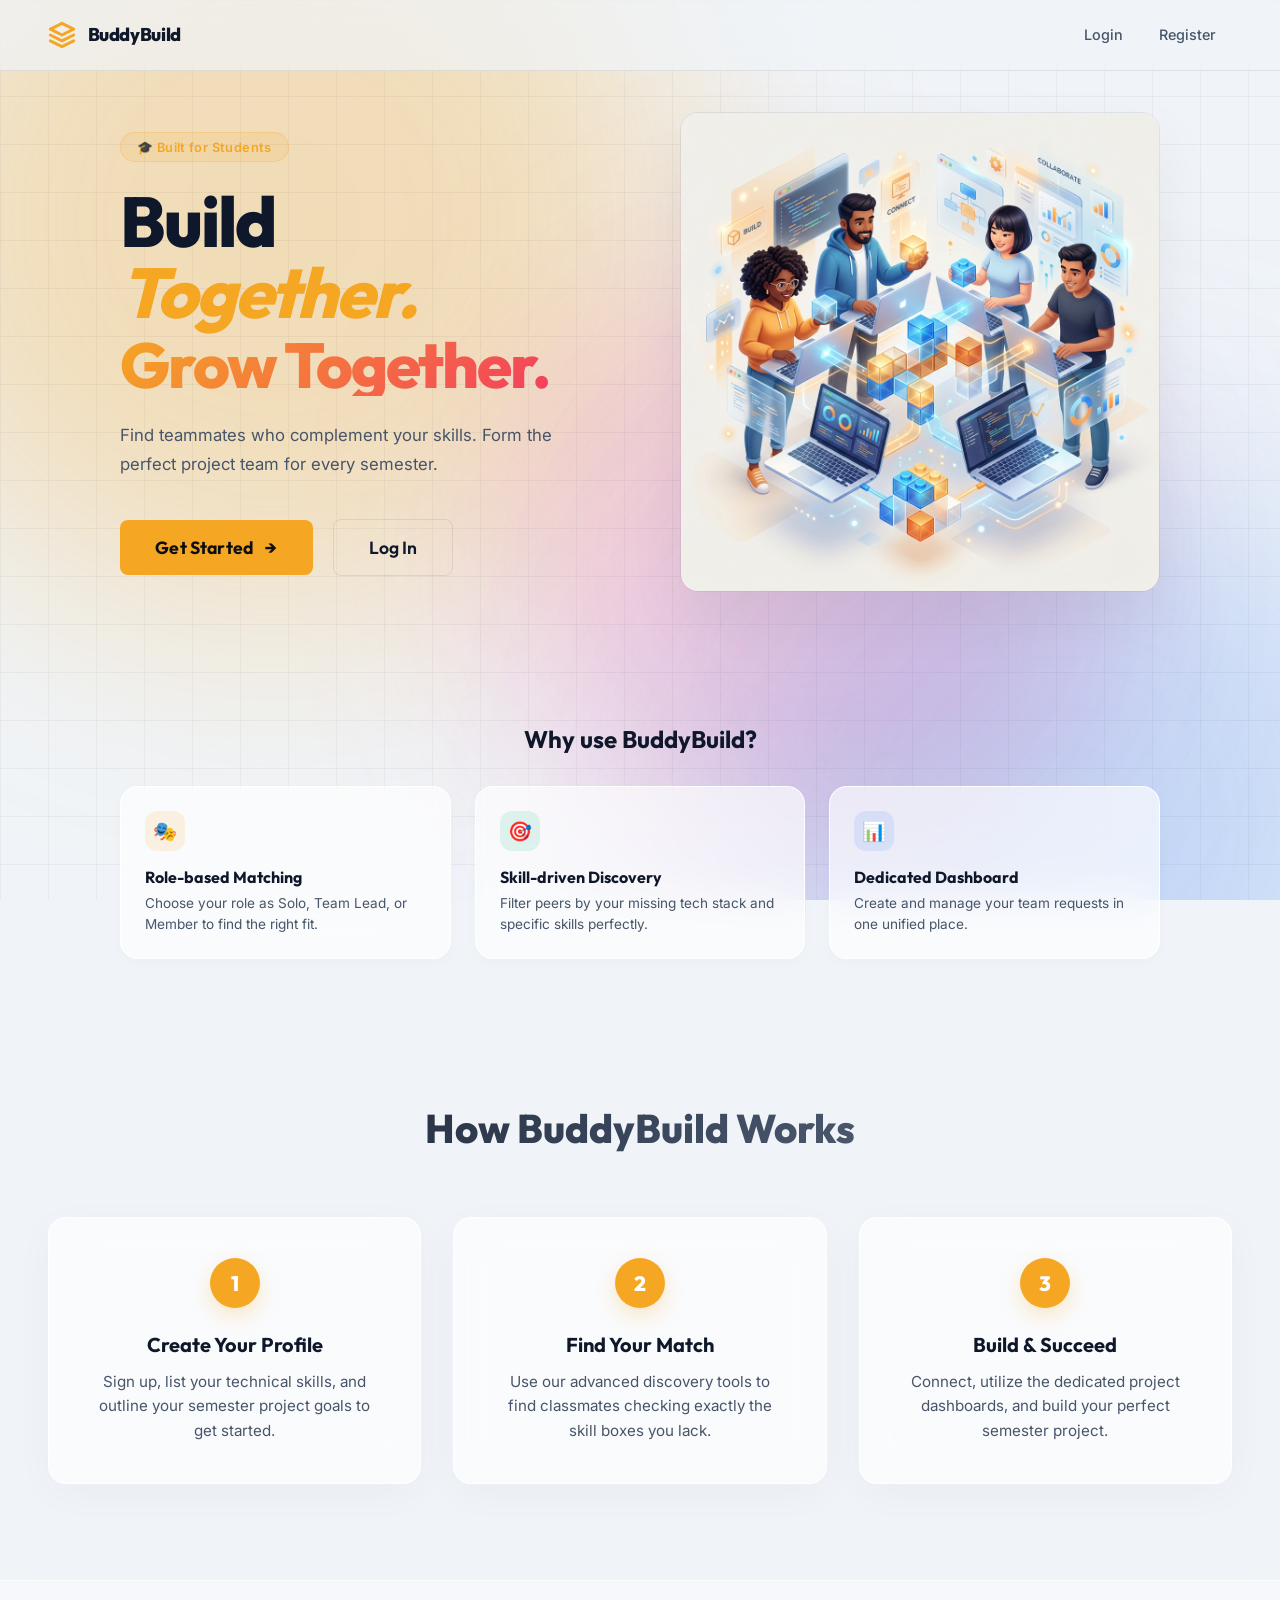
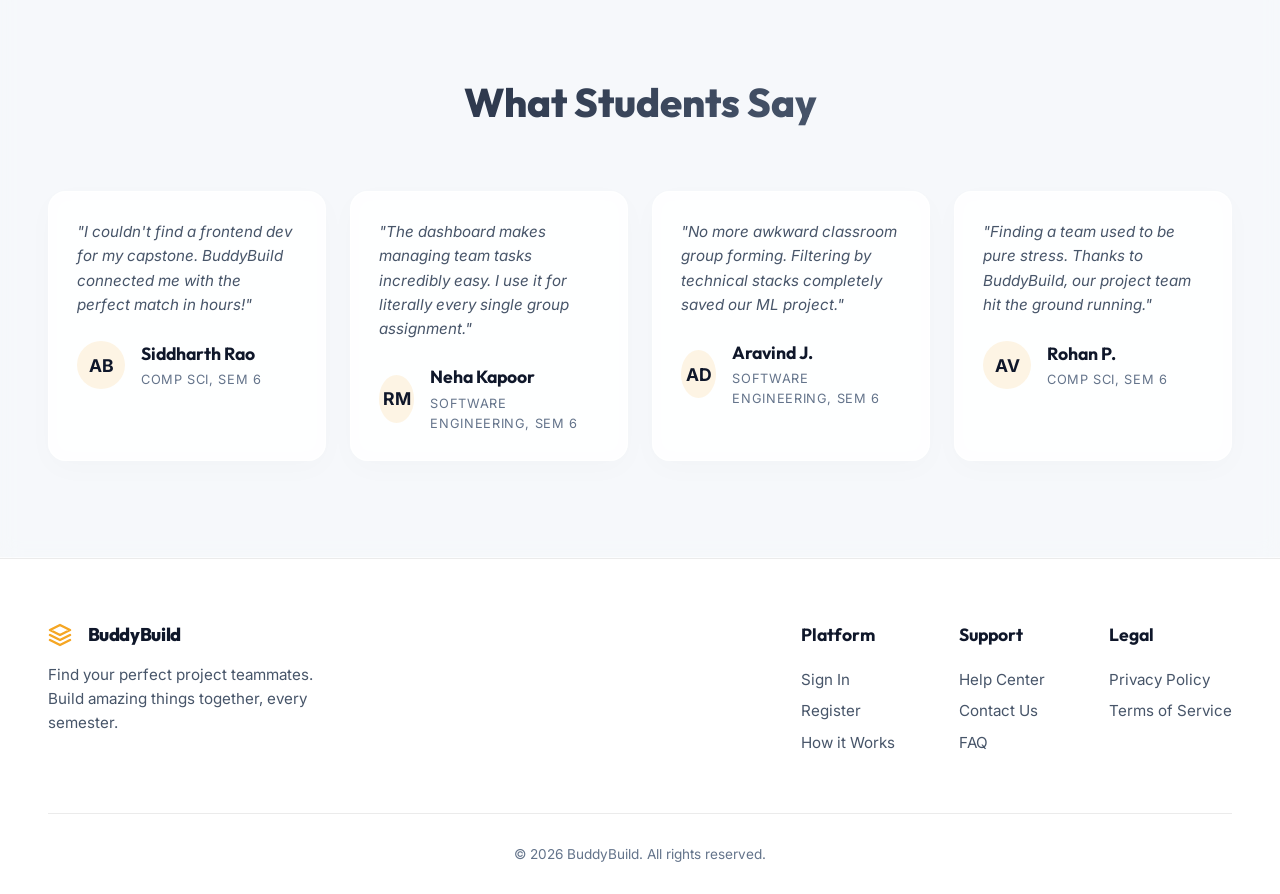
<file: index.html>
<!DOCTYPE html>
<html lang="en">
<head>
  <meta charset="UTF-8" />
  <meta name="viewport" content="width=device-width, initial-scale=1.0"/>
  <title>BuddyBuild — Find Your Team</title>
  <link rel="stylesheet" href="css/global.css" />
  <link rel="stylesheet" href="css/auth.css" />
  <link rel="preconnect" href="https://fonts.googleapis.com">
  <link href="https://fonts.googleapis.com/css2?family=Outfit:wght@400;600;700;800&family=Inter:wght@300;400;500&display=swap" rel="stylesheet">
</head>
<body class="auth-body">

  <div class="auth-bg">
    <div class="bg-blob b1"></div>
    <div class="bg-blob b2"></div>
    <div class="bg-blob b3"></div>
    <div class="grid-overlay"></div>
  </div>

  <header class="auth-header">
    <div class="logo">
      <svg width="28" height="28" viewBox="0 0 24 24" fill="none" stroke="var(--accent)" stroke-width="2.5" stroke-linecap="round" stroke-linejoin="round" style="margin-right: 2px;">
        <polygon points="12 2 2 7 12 12 22 7 12 2"></polygon>
        <polyline points="2 17 12 22 22 17"></polyline>
        <polyline points="2 12 12 17 22 12"></polyline>
      </svg>
      <span class="logo-text">BuddyBuild</span>
    </div>
    <nav class="auth-nav">
      <a href="login.html" class="nav-link">Login</a>
      <a href="register.html" class="nav-link">Register</a>
    </nav>
  </header>

  <main class="auth-main">
    <!-- Hero Left -->
    <div class="hero-section">
      <div class="hero-badge">🎓 Built for Students</div>
      <h1 class="hero-title">
        Build<br/>
        <em>Together.</em><br/>
        <span class="hero-accent">Grow Together.</span>
      </h1>
      <p class="hero-sub">Find teammates who complement your skills. Form the perfect project team for every semester.</p>



      <div style="margin-top: 2.5rem;">
        <a href="register.html" class="btn-primary" style="font-size: 1.1rem; padding: 1rem 2.2rem; margin-right: 1rem;">Get Started <span class="btn-arrow">→</span></a>
        <a href="login.html" class="btn-outline" style="font-size: 1.1rem; padding: 1rem 2.2rem;">Log In</a>
      </div>
    </div>

    <!-- Hero Right Illustration -->
    <div class="hero-illustration" style="position: relative; animation: float 6s ease-in-out infinite; justify-self: center;">
      <img src="hero.png" alt="Students building together" style="width: 100%; max-width: 520px; border-radius: var(--radius-lg); box-shadow: 0 24px 60px rgba(0,0,0,0.06); object-fit: cover; border: 1px solid var(--border);" />
    </div>

    <!-- Full Width Feature Cards -->
    <div class="hero-features" style="grid-column: 1 / -1; margin-top: 4rem;">
      <h3 style="font-family: var(--font-display); font-size: 1.5rem; margin-bottom: 2rem; color: var(--text); text-align: center;">Why use BuddyBuild?</h3>
      <div class="features-grid" style="display: grid; grid-template-columns: repeat(3, 1fr); gap: 1.5rem;">
        <div class="feat-card">
          <div class="feat-icon accent">🎭</div>
          <div class="feat-title">Role-based Matching</div>
          <div class="feat-desc">Choose your role as Solo, Team Lead, or Member to find the right fit.</div>
        </div>
        <div class="feat-card">
          <div class="feat-icon green">🎯</div>
          <div class="feat-title">Skill-driven Discovery</div>
          <div class="feat-desc">Filter peers by your missing tech stack and specific skills perfectly.</div>
        </div>
        <div class="feat-card">
          <div class="feat-icon blue">📊</div>
          <div class="feat-title">Dedicated Dashboard</div>
          <div class="feat-desc">Create and manage your team requests in one unified place.</div>
        </div>
      </div>
    </div>
  </main>

  <!-- HOW IT WORKS SECTION -->
  <section class="landing-section" id="how-it-works">
    <div class="section-container">
      <h2 class="section-title">How BuddyBuild Works</h2>
      <div class="timeline-grid">
        <div class="timeline-card">
          <div class="timeline-step">1</div>
          <h4>Create Your Profile</h4>
          <p>Sign up, list your technical skills, and outline your semester project goals to get started.</p>
        </div>
        <div class="timeline-card">
          <div class="timeline-step">2</div>
          <h4>Find Your Match</h4>
          <p>Use our advanced discovery tools to find classmates checking exactly the skill boxes you lack.</p>
        </div>
        <div class="timeline-card">
          <div class="timeline-step">3</div>
          <h4>Build & Succeed</h4>
          <p>Connect, utilize the dedicated project dashboards, and build your perfect semester project.</p>
        </div>
      </div>
    </div>
  </section>

  <!-- TESTIMONIALS SECTION -->
  <section class="landing-section alt-bg" id="testimonials">
    <div class="section-container">
      <h2 class="section-title">What Students Say</h2>
      <div class="testimonials-grid">
        <div class="testim-card">
          <p>"I couldn't find a frontend dev for my capstone. BuddyBuild connected me with the perfect match in hours!"</p>
          <div class="testim-author">
            <div class="testim-avatar">AB</div>
            <div class="testim-author-info">
              <strong>Siddharth Rao</strong>
              <span>Comp Sci, Sem 6</span>
            </div>
          </div>
        </div>
        <div class="testim-card">
          <p>"The dashboard makes managing team tasks incredibly easy. I use it for literally every single group assignment."</p>
          <div class="testim-author">
            <div class="testim-avatar">RM</div>
            <div class="testim-author-info">
              <strong>Neha Kapoor</strong>
              <span>Software Engineering, Sem 6</span>
            </div>
          </div>
        </div>
        <div class="testim-card">
          <p>"No more awkward classroom group forming. Filtering by technical stacks completely saved our ML project."</p>
          <div class="testim-author">
            <div class="testim-avatar">AD</div>
            <div class="testim-author-info">
              <strong>Aravind J.</strong>
              <span>Software Engineering, Sem 6</span>
            </div>
          </div>
        </div>
        <div class="testim-card">
          <p>"Finding a team used to be pure stress. Thanks to BuddyBuild, our project team hit the ground running."</p>
          <div class="testim-author">
            <div class="testim-avatar">AV</div>
            <div class="testim-author-info">
              <strong>Rohan P.</strong>
              <span>Comp Sci, Sem 6</span>
            </div>
          </div>
        </div>
      </div>
    </div>
  </section>

  <!-- FOOTER -->
  <footer class="site-footer">
    <div class="footer-container">
      <div class="footer-top">
        <div class="footer-brand">
          <div class="logo" style="margin-bottom: 1rem;">
            <svg width="24" height="24" viewBox="0 0 24 24" fill="none" stroke="var(--accent)" stroke-width="2.5" stroke-linecap="round" stroke-linejoin="round" style="margin-right: 6px;">
              <polygon points="12 2 2 7 12 12 22 7 12 2"></polygon>
              <polyline points="2 17 12 22 22 17"></polyline>
              <polyline points="2 12 12 17 22 12"></polyline>
            </svg>
            <span class="logo-text">BuddyBuild</span>
          </div>
          <p class="footer-desc">Find your perfect project teammates. Build amazing things together, every semester.</p>
        </div>
        
        <div class="footer-links">
          <div class="footer-col">
            <h4>Platform</h4>
            <a href="login.html">Sign In</a>
            <a href="register.html">Register</a>
            <a href="#how-it-works">How it Works</a>
          </div>
          <div class="footer-col">
            <h4>Support</h4>
            <a href="#">Help Center</a>
            <a href="#">Contact Us</a>
            <a href="#">FAQ</a>
          </div>
          <div class="footer-col">
            <h4>Legal</h4>
            <a href="#">Privacy Policy</a>
            <a href="#">Terms of Service</a>
          </div>
        </div>
      </div>
      <div class="footer-bottom">
        <p>&copy; 2026 BuddyBuild. All rights reserved.</p>
      </div>
    </div>
  </footer>

  <script src="js/app.js"></script>
  <script src="js/auth.js"></script>
</body>
</html>
</file>
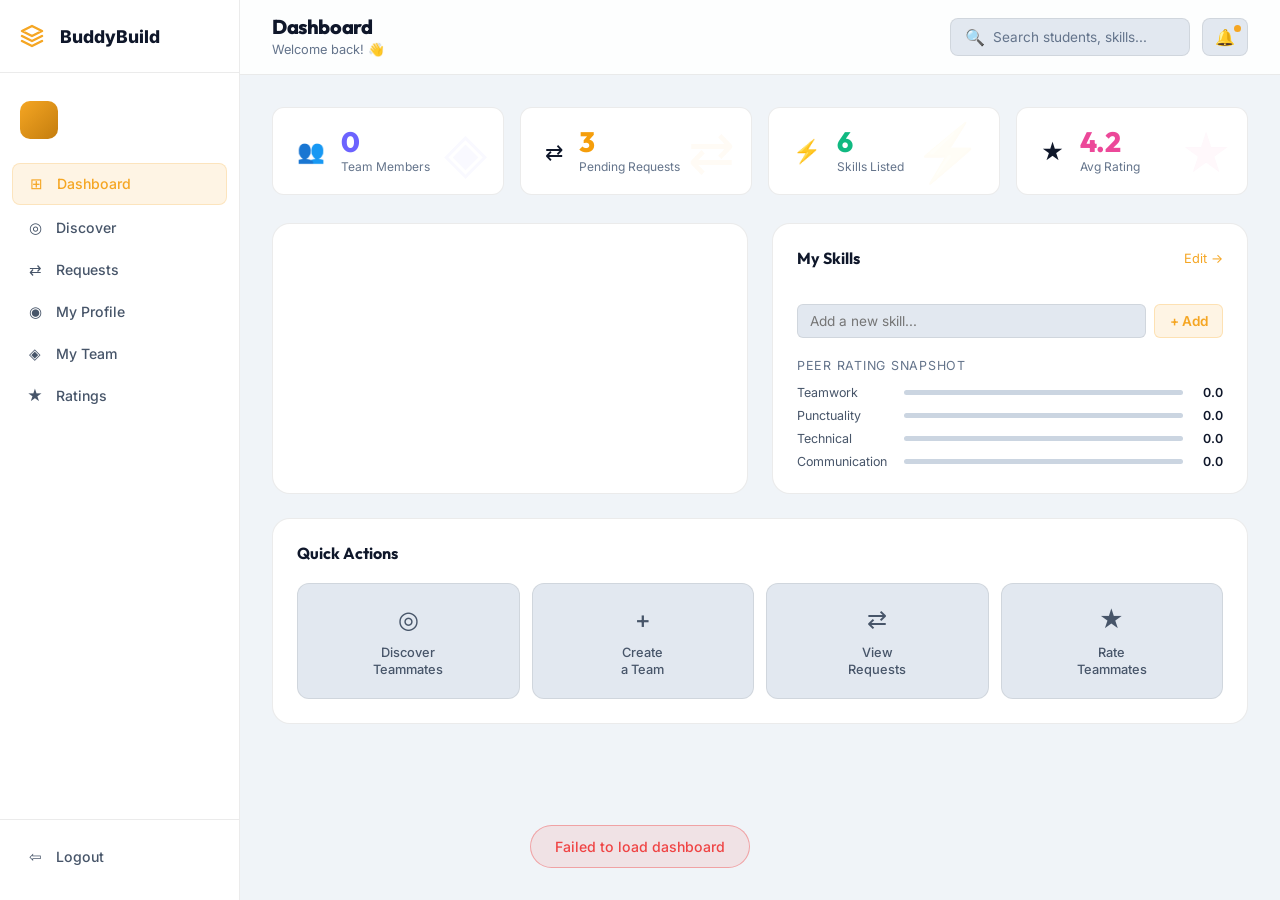
<file: dashboard.html>
<!DOCTYPE html>
<html lang="en">
<head>
  <meta charset="UTF-8" />
  <meta name="viewport" content="width=device-width, initial-scale=1.0"/>
  <title>BuddyBuild — Dashboard</title>
  <link rel="stylesheet" href="css/global.css" />
  <link rel="stylesheet" href="css/dashboard.css" />
  <link rel="preconnect" href="https://fonts.googleapis.com">
  <link href="https://fonts.googleapis.com/css2?family=Outfit:wght@400;600;700;800&family=Inter:wght@300;400;500&display=swap" rel="stylesheet">
</head>
<body>
  <div id="sidebar-overlay" class="sidebar-overlay" onclick="closeSidebar()"></div>

  <!-- SIDEBAR -->
  <aside class="sidebar" id="sidebar">
    <div class="sidebar-logo">
      <svg width="24" height="24" viewBox="0 0 24 24" fill="none" stroke="var(--accent)" stroke-width="2.5" stroke-linecap="round" stroke-linejoin="round" style="margin-right: 6px; display: inline-block; vertical-align: middle;"><polygon points="12 2 2 7 12 12 22 7 12 2"></polygon><polyline points="2 17 12 22 22 17"></polyline><polyline points="2 12 12 17 22 12"></polyline></svg>
      <span class="logo-text">BuddyBuild</span>
    </div>

    <div class="sidebar-user">
      <div class="user-avatar" id="global-avatar"></div>
      <div class="user-info">
        <span class="user-name"></span>
        <span class="user-role"></span>
      </div>
    </div>

    <nav class="sidebar-nav">
      <a href="dashboard.html" class="nav-item active">
        <span class="nav-icon">⊞</span> Dashboard
      </a>
      <a href="discovery.html" class="nav-item">
        <span class="nav-icon">◎</span> Discover
      </a>
      <a href="requests.html" class="nav-item">
        <span class="nav-icon">⇄</span> Requests
        <span class="nav-badge" id="req-badge" style="display:none;">0</span>
      </a>
      <a href="profile.html" class="nav-item">
        <span class="nav-icon">◉</span> My Profile
      </a>
      <a href="my-team.html" class="nav-item">
        <span class="nav-icon">◈</span> My Team
      </a>
      <a href="ratings.html" class="nav-item">
        <span class="nav-icon">★</span> Ratings
      </a>
    </nav>

    <div class="sidebar-footer">
      <a href="index.html" class="nav-item logout">
        <span class="nav-icon">⇦</span> Logout
      </a>
    </div>
  </aside>

  <!-- MAIN -->
  <div class="main-wrap">

    <!-- TOP BAR -->
    <header class="topbar">
      <button class="hamburger" onclick="toggleSidebar()">☰</button>
      <div class="topbar-left">
        <h1 class="page-title">Dashboard</h1>
        <span class="page-sub" id="dynamic-greeting">Welcome back! 👋</span>
      </div>
      <div class="topbar-right">
        <div class="search-bar">
          <span>🔍</span>
          <input type="text" placeholder="Search students, skills..." onkeydown="if(event.key==='Enter') window.location='discovery.html'"/>
        </div>
        <div class="notif-btn" onclick="window.location='requests.html'">
          🔔 <span class="notif-dot"></span>
        </div>
      </div>
    </header>

    <!-- CONTENT -->
    <main class="page-content">

      <!-- STATUS BANNER -->
      <div id="dynamic-status-banner"></div>

      <!-- STATS GRID -->
      <div class="stats-grid">
        <div class="stat-card" style="--accent:#6c63ff">
          <div class="stat-icon">👥</div>
          <div class="stat-body">
            <span class="stat-value">0</span>
            <span class="stat-label">Team Members</span>
          </div>
          <div class="stat-bg-icon">◈</div>
        </div>
        <div class="stat-card" style="--accent:#f59e0b">
          <div class="stat-icon">⇄</div>
          <div class="stat-body">
            <span class="stat-value">3</span>
            <span class="stat-label">Pending Requests</span>
          </div>
          <div class="stat-bg-icon">⇄</div>
        </div>
        <div class="stat-card" style="--accent:#10b981">
          <div class="stat-icon">⚡</div>
          <div class="stat-body">
            <span class="stat-value">6</span>
            <span class="stat-label">Skills Listed</span>
          </div>
          <div class="stat-bg-icon">⚡</div>
        </div>
        <div class="stat-card" style="--accent:#ec4899">
          <div class="stat-icon">★</div>
          <div class="stat-body">
            <span class="stat-value">4.2</span>
            <span class="stat-label">Avg Rating</span>
          </div>
          <div class="stat-bg-icon">★</div>
        </div>
      </div>

      <div class="dash-grid">
        <!-- DYNAMIC INSIGHTS PANEL -->
        <div id="dynamic-insights-panel" class="dash-card"></div>

        <!-- MY SKILLS -->
        <div class="dash-card">
          <div class="card-head">
            <h3>My Skills</h3>
            <a href="profile.html" class="see-all">Edit →</a>
          </div>
          <div class="skills-cloud">
          </div>
          <div class="add-skill-row">
            <input type="text" placeholder="Add a new skill..." id="new-skill-input" />
            <button onclick="addSkill()">+ Add</button>
          </div>

          <!-- RATING SNAPSHOT -->
          <div class="rating-snapshot">
            <div class="rs-title">Peer Rating Snapshot</div>
            <div class="rs-bars">
              <div class="rs-bar-row">
                <span>Teamwork</span>
                <div class="rs-bar"><div class="rs-fill" style="width:0%"></div></div>
                <span class="rating-score">0.0</span>
              </div>
              <div class="rs-bar-row">
                <span>Punctuality</span>
                <div class="rs-bar"><div class="rs-fill" style="width:0%"></div></div>
                <span class="rating-score">0.0</span>
              </div>
              <div class="rs-bar-row">
                <span>Technical</span>
                <div class="rs-bar"><div class="rs-fill" style="width:0%"></div></div>
                <span class="rating-score">0.0</span>
              </div>
              <div class="rs-bar-row">
                <span>Communication</span>
                <div class="rs-bar"><div class="rs-fill" style="width:0%"></div></div>
                <span class="rating-score">0.0</span>
              </div>
            </div>
          </div>
        </div>

        <!-- QUICK ACTIONS -->
        <div class="dash-card quick-actions-card">
          <div class="card-head">
            <h3>Quick Actions</h3>
          </div>
          <div class="qa-grid">
            <a href="discovery.html" class="qa-btn">
              <span class="qa-icon">◎</span>
              <span>Discover<br/>Teammates</span>
            </a>
            <a href="my-team.html#create" class="qa-btn">
              <span class="qa-icon">+</span>
              <span>Create<br/>a Team</span>
            </a>
            <a href="requests.html" class="qa-btn">
              <span class="qa-icon">⇄</span>
              <span>View<br/>Requests</span>
            </a>
            <a href="ratings.html" class="qa-btn">
              <span class="qa-icon">★</span>
              <span>Rate<br/>Teammates</span>
            </a>
          </div>
        </div>
      </div>

    </main>
  </div>

  <script src="js/app.js"></script>
  <script src="js/dashboard.js"></script>
</body>
</html>
</file>
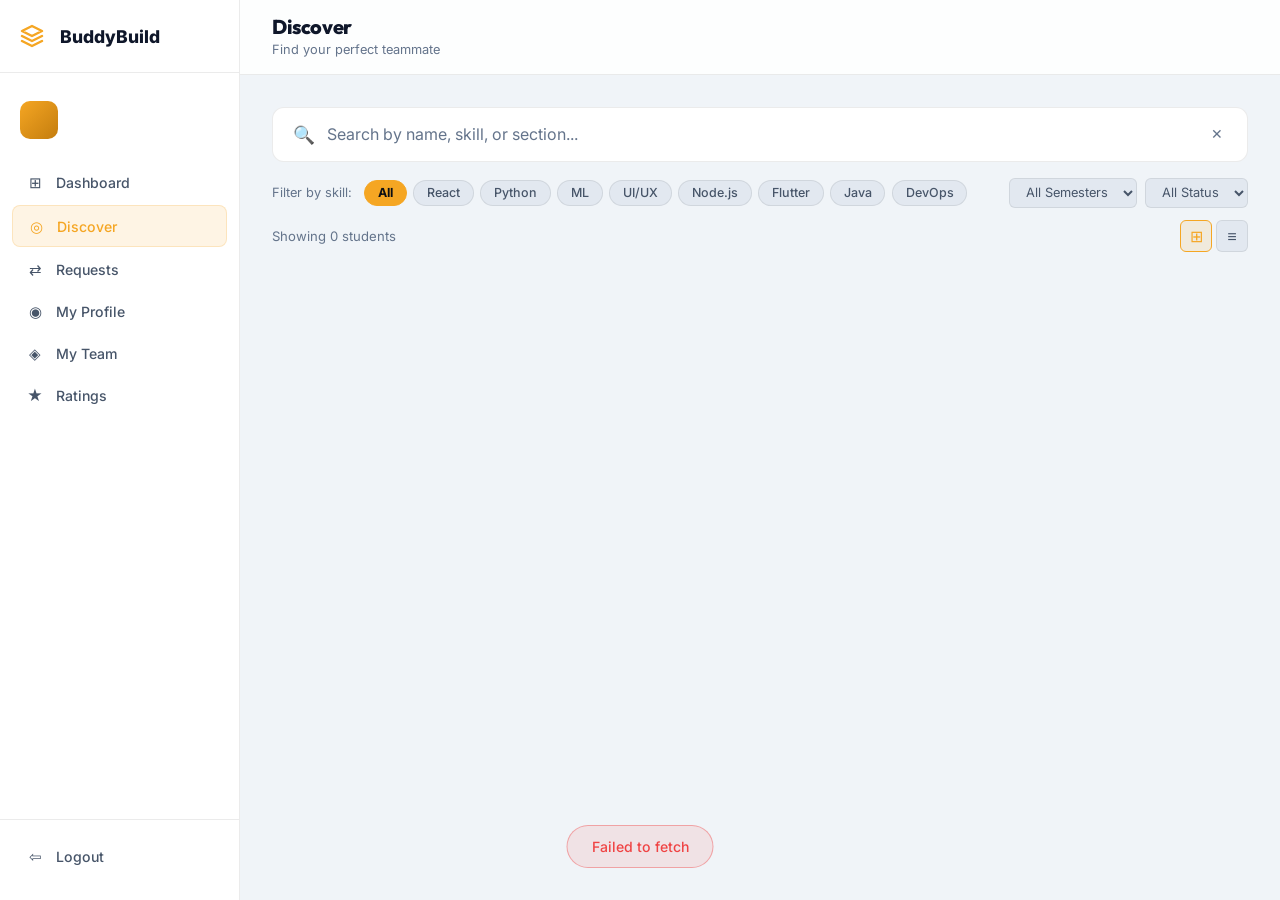
<file: discovery.html>
<!DOCTYPE html>
<html lang="en">
<head>
  <meta charset="UTF-8" />
  <meta name="viewport" content="width=device-width, initial-scale=1.0"/>
  <title>BuddyBuild — Discover</title>
  <link rel="stylesheet" href="css/global.css" />
  <link rel="stylesheet" href="css/dashboard.css" />
  <link rel="stylesheet" href="css/discovery.css" />
  <link rel="preconnect" href="https://fonts.googleapis.com">
  <link href="https://fonts.googleapis.com/css2?family=Outfit:wght@400;600;700;800&family=Inter:wght@300;400;500&display=swap" rel="stylesheet">
</head>
<body>
  <div id="sidebar-overlay" class="sidebar-overlay" onclick="closeSidebar()"></div>

  <aside class="sidebar" id="sidebar">
    <div class="sidebar-logo">
      <svg width="24" height="24" viewBox="0 0 24 24" fill="none" stroke="var(--accent)" stroke-width="2.5" stroke-linecap="round" stroke-linejoin="round" style="margin-right: 6px; display: inline-block; vertical-align: middle;"><polygon points="12 2 2 7 12 12 22 7 12 2"></polygon><polyline points="2 17 12 22 22 17"></polyline><polyline points="2 12 12 17 22 12"></polyline></svg>
      <span class="logo-text">BuddyBuild</span>
    </div>
    <div class="sidebar-user">
      <div class="user-avatar" id="global-avatar-sidebar"></div>
      <div class="user-info">
        <span class="user-name"></span>
        <span class="user-role"></span>
      </div>
    </div>
    <nav class="sidebar-nav">
      <a href="dashboard.html" class="nav-item"><span class="nav-icon">⊞</span> Dashboard</a>
      <a href="discovery.html" class="nav-item active"><span class="nav-icon">◎</span> Discover</a>
      <a href="requests.html" class="nav-item"><span class="nav-icon">⇄</span> Requests <span class="nav-badge" style="display:none;">0</span></a>
      <a href="profile.html" class="nav-item"><span class="nav-icon">◉</span> My Profile</a>
      <a href="my-team.html" class="nav-item"><span class="nav-icon">◈</span> My Team</a>
      <a href="ratings.html" class="nav-item"><span class="nav-icon">★</span> Ratings</a>
    </nav>
    <div class="sidebar-footer">
      <a href="index.html" class="nav-item logout"><span class="nav-icon">⇦</span> Logout</a>
    </div>
  </aside>

  <div class="main-wrap">
    <header class="topbar">
      <button class="hamburger" onclick="toggleSidebar()">☰</button>
      <div class="topbar-left">
        <h1 class="page-title">Discover</h1>
        <span class="page-sub">Find your perfect teammate</span>
      </div>
    </header>

    <main class="page-content">

      <!-- SEARCH & FILTER BAR -->
      <div class="discover-controls">
        <div class="search-hero">
          <span class="sh-icon">🔍</span>
          <input type="text" id="search-input" placeholder="Search by name, skill, or section..." oninput="filterStudents()" />
          <button class="btn-clear" onclick="clearSearch()">✕</button>
        </div>

        <div class="filter-row">
          <span class="filter-label">Filter by skill:</span>
          <div class="filter-chips" id="filter-chips">
            <button class="chip active" data-skill="all" onclick="filterBySkill(this)">All</button>
            <button class="chip" data-skill="React" onclick="filterBySkill(this)">React</button>
            <button class="chip" data-skill="Python" onclick="filterBySkill(this)">Python</button>
            <button class="chip" data-skill="ML" onclick="filterBySkill(this)">ML</button>
            <button class="chip" data-skill="UI/UX" onclick="filterBySkill(this)">UI/UX</button>
            <button class="chip" data-skill="Node.js" onclick="filterBySkill(this)">Node.js</button>
            <button class="chip" data-skill="Flutter" onclick="filterBySkill(this)">Flutter</button>
            <button class="chip" data-skill="Java" onclick="filterBySkill(this)">Java</button>
            <button class="chip" data-skill="DevOps" onclick="filterBySkill(this)">DevOps</button>
          </div>

          <div class="filter-selects">
            <select onchange="filterStudents()" id="sem-filter">
              <option value="">All Semesters</option>
              <option>Sem 3</option><option>Sem 4</option>
              <option>Sem 5</option><option>Sem 6</option>
            </select>
            <select onchange="filterStudents()" id="status-filter">
              <option value="">All Status</option>
              <option value="solo">Solo</option>
              <option value="looking">Looking</option>
            </select>
          </div>
        </div>

        <div class="results-info">
          <span id="results-count">Showing 0 students</span>
          <div class="view-toggle">
            <button class="vt active" id="grid-view" onclick="setView('grid', this)">⊞</button>
            <button class="vt" id="list-view" onclick="setView('list', this)">≡</button>
          </div>
        </div>
      </div>

      <!-- STUDENT CARDS GRID -->
      <div class="cards-grid" id="cards-container">

        <!-- Smart Card Template — rendered by JS -->

      </div>

      <!-- EMPTY STATE -->
      <div class="empty-state" id="empty-state" style="display:none">
        <div class="es-icon">◎</div>
        <h3>No students found</h3>
        <p>Try adjusting your search or filters</p>
        <button onclick="clearSearch()" class="btn-primary">Clear Filters</button>
      </div>

    </main>
  </div>

  <!-- PROFILE MODAL -->
  <div class="modal-overlay" id="profile-modal" onclick="closeModal(event)">
    <div class="modal-box">
      <button class="modal-close" onclick="closeProfileModal()">✕</button>
      <div id="modal-content"></div>
    </div>
  </div>

  <script src="js/app.js"></script>
  <script src="js/discovery.js"></script>
</body>
</html>
</file>
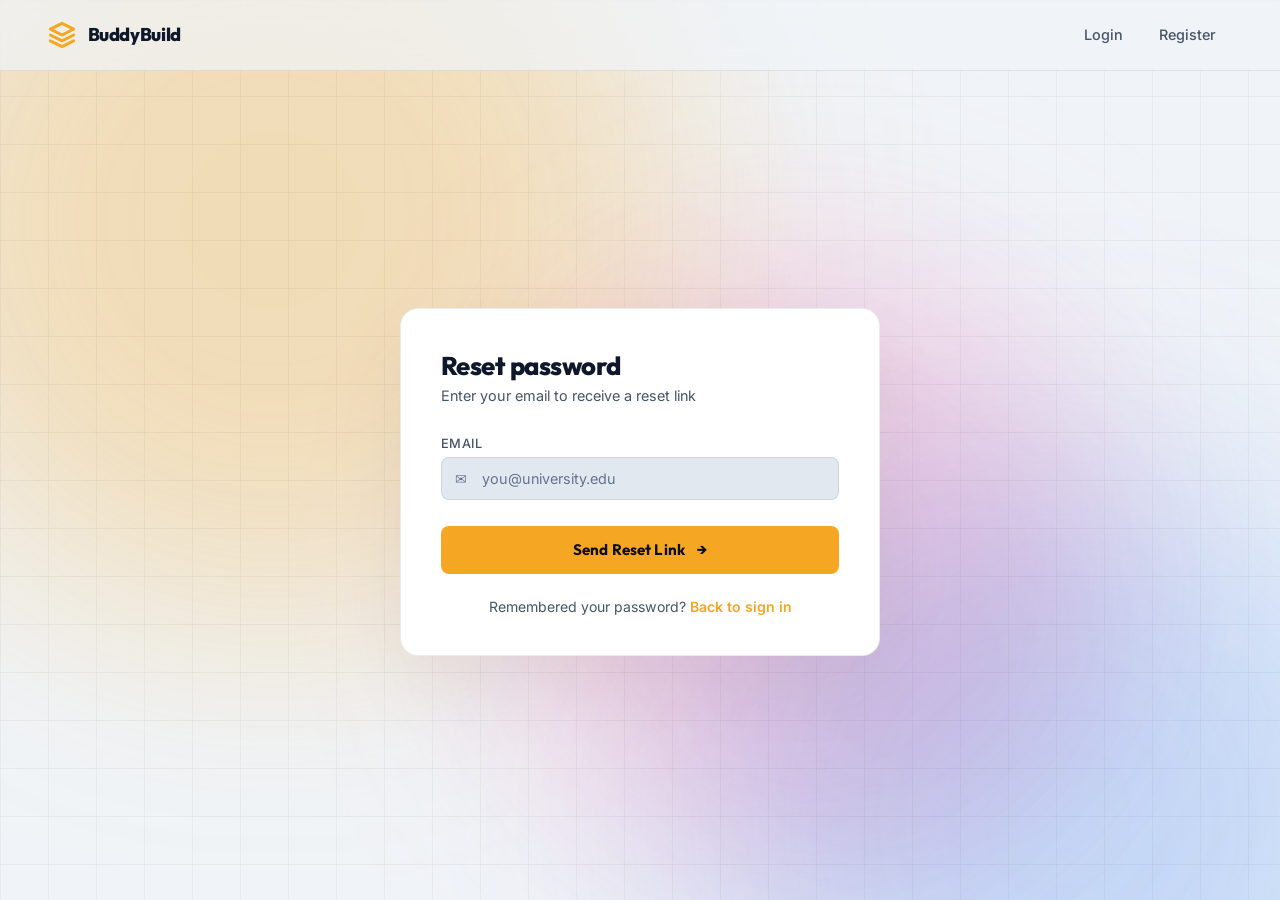
<file: forgot-password.html>
<!DOCTYPE html>
<html lang="en">
<head>
  <meta charset="UTF-8" />
  <meta name="viewport" content="width=device-width, initial-scale=1.0"/>
  <title>BuddyBuild — Forgot Password</title>
  <link rel="stylesheet" href="css/global.css" />
  <link rel="stylesheet" href="css/auth.css" />
  <link rel="preconnect" href="https://fonts.googleapis.com">
  <link href="https://fonts.googleapis.com/css2?family=Outfit:wght@400;600;700;800&family=Inter:wght@300;400;500&display=swap" rel="stylesheet">
</head>
<body class="auth-body">
  <div class="auth-bg">
    <div class="bg-blob b1"></div>
    <div class="bg-blob b2"></div>
    <div class="bg-blob b3"></div>
    <div class="grid-overlay"></div>
  </div>

  <header class="auth-header">
    <div class="logo">
      <svg width="28" height="28" viewBox="0 0 24 24" fill="none" stroke="var(--accent)" stroke-width="2.5" stroke-linecap="round" stroke-linejoin="round" style="margin-right: 2px;">
        <polygon points="12 2 2 7 12 12 22 7 12 2"></polygon>
        <polyline points="2 17 12 22 22 17"></polyline>
        <polyline points="2 12 12 17 22 12"></polyline>
      </svg>
      <span class="logo-text">BuddyBuild</span>
    </div>
    <nav class="auth-nav">
      <a href="login.html" class="nav-link">Login</a>
      <a href="register.html" class="nav-link">Register</a>
    </nav>
  </header>

  <main class="auth-main centered">
    <div class="auth-card" style="width: 100%; max-width: 480px; margin: 0 auto;">
      <div class="form-panel active" id="forgot-panel">
        <div class="card-header">
          <h2>Reset password</h2>
          <p>Enter your email to receive a reset link</p>
        </div>

        <form class="auth-form" id="forgot-form">
          <div class="field-group">
            <label>Email</label>
            <div class="input-wrap">
              <span class="input-icon">✉</span>
              <input type="email" id="forgot-email" placeholder="you@university.edu" required />
            </div>
          </div>

          <button type="submit" class="btn-primary" id="btn-forgot">
            Send Reset Link <span class="btn-arrow">→</span>
          </button>
        </form>

        <div class="switch-auth">
          Remembered your password?
          <a href="login.html">Back to sign in</a>
        </div>
      </div>

      <!-- SUCCESS PANEL -->
      <div class="form-panel" id="success-panel">
        <div class="card-header" style="text-align: center;">
          <div class="status-icon" style="font-size: 3rem; margin-bottom: 1rem;">📧</div>
          <h2>Check your email</h2>
          <p>We've sent a password reset link to <strong id="sent-email-display">your email</strong>. Please check your inbox.</p>
        </div>
        <div class="switch-auth" style="margin-top: 2rem;">
          <a href="login.html" class="btn-outline" style="display: block; width: 100%; text-align: center;">Back to login</a>
        </div>
      </div>
    </div>
  </main>

  <script src="js/app.js"></script>
  <script src="js/auth.js"></script>
</body>
</html>
</file>
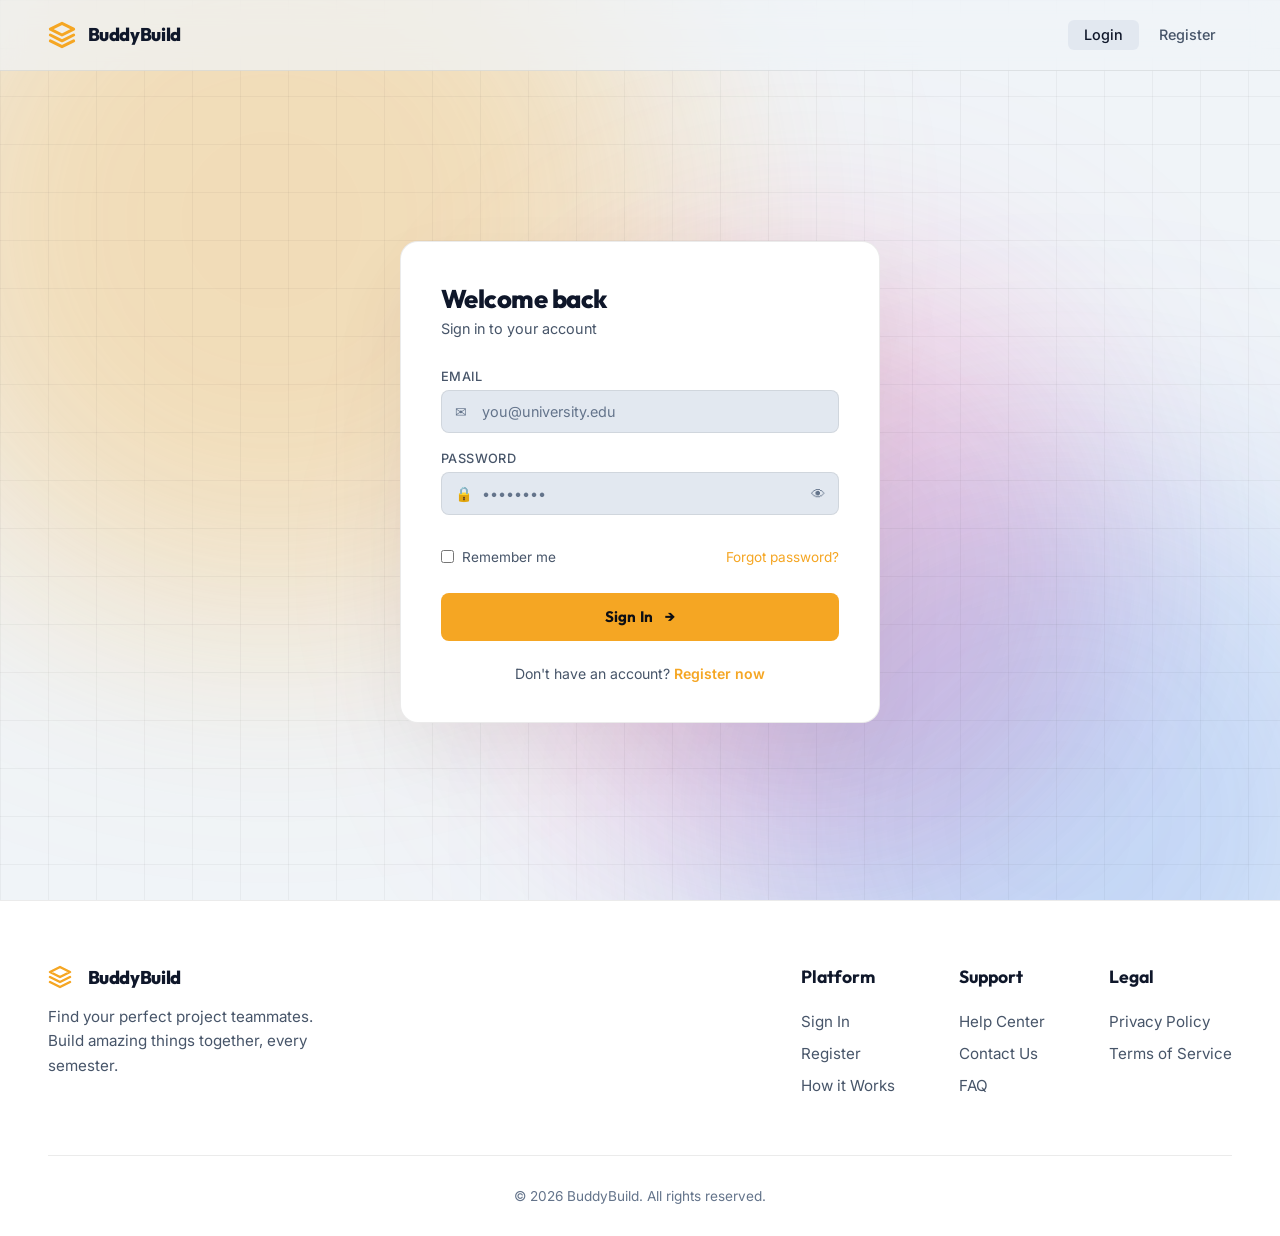
<file: login.html>
<!DOCTYPE html>
<html lang="en">
<head>
  <meta charset="UTF-8" />
  <meta name="viewport" content="width=device-width, initial-scale=1.0"/>
  <title>BuddyBuild — Login</title>
  <link rel="stylesheet" href="css/global.css" />
  <link rel="stylesheet" href="css/auth.css" />
  <link rel="preconnect" href="https://fonts.googleapis.com">
  <link href="https://fonts.googleapis.com/css2?family=Outfit:wght@400;600;700;800&family=Inter:wght@300;400;500&display=swap" rel="stylesheet">
</head>
<body class="auth-body">
  <div class="auth-bg">
    <div class="bg-blob b1"></div>
    <div class="bg-blob b2"></div>
    <div class="bg-blob b3"></div>
    <div class="grid-overlay"></div>
  </div>

  <header class="auth-header">
    <div class="logo">
      <svg width="28" height="28" viewBox="0 0 24 24" fill="none" stroke="var(--accent)" stroke-width="2.5" stroke-linecap="round" stroke-linejoin="round" style="margin-right: 2px;">
        <polygon points="12 2 2 7 12 12 22 7 12 2"></polygon>
        <polyline points="2 17 12 22 22 17"></polyline>
        <polyline points="2 12 12 17 22 12"></polyline>
      </svg>
      <span class="logo-text">BuddyBuild</span>
    </div>
    <nav class="auth-nav">
      <a href="login.html" class="nav-link active">Login</a>
      <a href="register.html" class="nav-link">Register</a>
    </nav>
  </header>

  <main class="auth-main centered">
    <div class="auth-card" id="auth-card" style="width: 100%; max-width: 480px; margin: 0 auto;">
      <div class="form-panel active" id="login-panel">
        <div class="card-header">
          <h2>Welcome back</h2>
          <p>Sign in to your account</p>
        </div>

        <form class="auth-form" id="login-form">
          <div class="field-group">
            <label>Email</label>
            <div class="input-wrap">
              <span class="input-icon">✉</span>
              <input type="email" id="login-email" placeholder="you@university.edu" required />
            </div>
          </div>
          <div class="field-group">
            <label>Password</label>
            <div class="input-wrap">
              <span class="input-icon">🔒</span>
              <input type="password" placeholder="••••••••" required id="login-pass"/>
              <button type="button" class="toggle-pass" onclick="togglePass('login-pass',this)">👁</button>
            </div>
          </div>



          <div class="form-row" style="margin-top: 1rem;">
            <label class="checkbox-label">
              <input type="checkbox"/> Remember me
            </label>
            <a href="forgot-password.html" class="forgot-link">Forgot password?</a>
          </div>

          <button type="submit" class="btn-primary" id="btn-login">
            Sign In <span class="btn-arrow">→</span>
          </button>
        </form>

        <div class="switch-auth">
          Don't have an account?
          <a href="register.html">Register now</a>
        </div>
      </div>
    </div>
  </main>

  <!-- FOOTER -->
  <footer class="site-footer">
    <div class="footer-container">
      <div class="footer-top">
        <div class="footer-brand">
          <div class="logo" style="margin-bottom: 1rem;">
            <svg width="24" height="24" viewBox="0 0 24 24" fill="none" stroke="var(--accent)" stroke-width="2.5" stroke-linecap="round" stroke-linejoin="round" style="margin-right: 6px;">
              <polygon points="12 2 2 7 12 12 22 7 12 2"></polygon>
              <polyline points="2 17 12 22 22 17"></polyline>
              <polyline points="2 12 12 17 22 12"></polyline>
            </svg>
            <span class="logo-text">BuddyBuild</span>
          </div>
          <p class="footer-desc">Find your perfect project teammates. Build amazing things together, every semester.</p>
        </div>
        
        <div class="footer-links">
          <div class="footer-col">
            <h4>Platform</h4>
            <a href="login.html">Sign In</a>
            <a href="register.html">Register</a>
            <a href="index.html#how-it-works">How it Works</a>
          </div>
          <div class="footer-col">
            <h4>Support</h4>
            <a href="#">Help Center</a>
            <a href="#">Contact Us</a>
            <a href="#">FAQ</a>
          </div>
          <div class="footer-col">
            <h4>Legal</h4>
            <a href="#">Privacy Policy</a>
            <a href="#">Terms of Service</a>
          </div>
        </div>
      </div>
      <div class="footer-bottom">
        <p>&copy; 2026 BuddyBuild. All rights reserved.</p>
      </div>
    </div>
  </footer>

  <script src="js/app.js"></script>
  <script src="js/auth.js"></script>
</body>
</html>
</file>
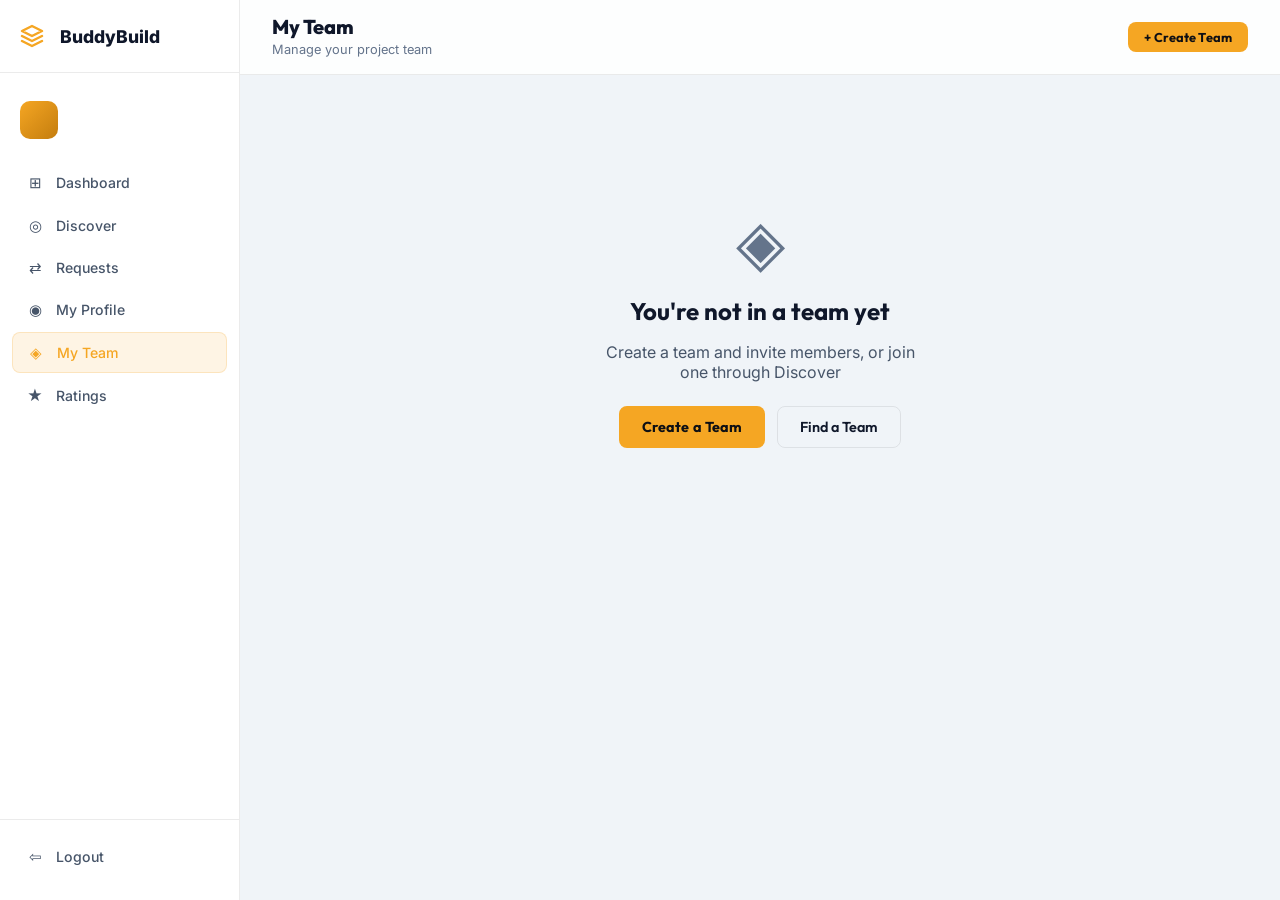
<file: my-team.html>
<!DOCTYPE html>
<html lang="en">
<head>
  <meta charset="UTF-8" />
  <meta name="viewport" content="width=device-width, initial-scale=1.0"/>
  <title>BuddyBuild — My Team</title>
  <link rel="stylesheet" href="css/global.css" />
  <link rel="stylesheet" href="css/dashboard.css" />
  <link rel="stylesheet" href="css/team.css" />
  <link rel="preconnect" href="https://fonts.googleapis.com">
  <link href="https://fonts.googleapis.com/css2?family=Outfit:wght@400;600;700;800&family=Inter:wght@300;400;500&display=swap" rel="stylesheet">
</head>
<body>
  <div id="sidebar-overlay" class="sidebar-overlay" onclick="closeSidebar()"></div>

  <aside class="sidebar" id="sidebar">
    <div class="sidebar-logo"><svg width="24" height="24" viewBox="0 0 24 24" fill="none" stroke="var(--accent)" stroke-width="2.5" stroke-linecap="round" stroke-linejoin="round" style="margin-right: 6px; display: inline-block; vertical-align: middle;"><polygon points="12 2 2 7 12 12 22 7 12 2"></polygon><polyline points="2 17 12 22 22 17"></polyline><polyline points="2 12 12 17 22 12"></polyline></svg><span class="logo-text">BuddyBuild</span></div>
    <div class="sidebar-user">
      <div class="user-avatar" id="global-avatar-sidebar"></div>
      <div class="user-info"><span class="user-name"></span><span class="user-role"></span></div>
    </div>
    <nav class="sidebar-nav">
      <a href="dashboard.html" class="nav-item"><span class="nav-icon">⊞</span> Dashboard</a>
      <a href="discovery.html" class="nav-item"><span class="nav-icon">◎</span> Discover</a>
      <a href="requests.html" class="nav-item"><span class="nav-icon">⇄</span> Requests <span class="nav-badge" style="display:none;">0</span></a>
      <a href="profile.html" class="nav-item"><span class="nav-icon">◉</span> My Profile</a>
      <a href="my-team.html" class="nav-item active"><span class="nav-icon">◈</span> My Team</a>
      <a href="ratings.html" class="nav-item"><span class="nav-icon">★</span> Ratings</a>
    </nav>
    <div class="sidebar-footer">
      <a href="index.html" class="nav-item logout"><span class="nav-icon">⇦</span> Logout</a>
    </div>
  </aside>

  <div class="main-wrap">
    <header class="topbar">
      <button class="hamburger" onclick="toggleSidebar()">☰</button>
      <div class="topbar-left">
        <h1 class="page-title">My Team</h1>
        <span class="page-sub">Manage your project team</span>
      </div>
      <div class="topbar-right">
        <button class="btn-primary sm" id="top-create-team-btn" onclick="openCreateTeam()">+ Create Team</button>
      </div>
    </header>

    <main class="page-content">

      <!-- NO TEAM STATE (toggle visibility via JS) -->
      <div class="no-team-state" id="no-team-state">
        <div class="nt-icon">◈</div>
        <h2>You're not in a team yet</h2>
        <p>Create a team and invite members, or join one through Discover</p>
        <div class="nt-actions">
          <button class="btn-primary" onclick="openCreateTeam()">Create a Team</button>
          <a href="discovery.html" class="btn-outline">Find a Team</a>
        </div>
      </div>

      <!-- TEAM DASHBOARD (shown when in team) -->
      <div class="team-dashboard" id="team-dashboard" style="display:none">

        <!-- TEAM HEADER -->
        <div class="team-hero">
          <div class="th-left">
            <div class="th-icon">◈</div>
            <div class="th-info">
              <h2 class="th-name" id="team-name">Team Name</h2>
              <div class="th-meta">
                <span class="th-badge lead">Role</span>
                <span class="th-sep">·</span>
                <span id="team-status-badge" class="th-badge">Status</span>
                <span class="th-sep">·</span>
                <span id="member-count">0 Members</span>
              </div>
              <p class="th-desc" id="team-desc">No description available.</p>
            </div>
          </div>
          <div class="th-right">
            <button class="btn-outline sm" id="btn-edit-team" onclick="openEditTeam()">✎ Edit</button>
            <button class="btn-danger sm" id="btn-mark-complete" onclick="confirmCompleteProject()">✓ Mark Complete</button>
          </div>
        </div>

        <!-- TEAM MEMBERS -->
        <div class="section-card">
          <div class="sc-head">
            <h3>Team Members</h3>
            <button class="btn-outline sm" onclick="window.location='discovery.html'">+ Invite Member</button>
          </div>
          <div class="members-grid" id="members-grid">
          </div>
        </div>

        <!-- PROJECT TASKS (KANBAN) -->
        <div class="section-card">
          <div class="sc-head">
            <h3>Project Tasks</h3>
            <button class="btn-primary sm" id="btn-add-task">+ Add Task</button>
          </div>
          <div class="kanban-board" id="kanban-board" style="display:flex; gap:1rem; overflow-x:auto; padding-bottom:1rem;">
          </div>
        </div>

        <!-- PENDING INVITES -->
        <div class="section-card" id="pending-requests-card">
          <div class="sc-head">
            <h3>Pending Requests to this Team</h3>
            <a href="requests.html" class="see-all">See all →</a>
          </div>
          <div class="pending-list" id="pending-requests-list">
          </div>
        </div>

        <!-- PROJECT INFO -->
        <div class="section-card">
          <div class="sc-head"><h3>Project Details</h3></div>
          <div class="proj-details-grid">
            <div class="pd-item">
              <span class="pd-label">Project Title</span>
              <span class="pd-value" id="pd-title">Untitled</span>
            </div>
            <div class="pd-item">
              <span class="pd-label">Status</span>
              <span class="pd-value" id="pd-status">--</span>
            </div>
            <div class="pd-item">
              <span class="pd-label">Semester</span>
              <span class="pd-value" id="pd-sem">--</span>
            </div>
            <div class="pd-item">
              <span class="pd-label">Team Size</span>
              <span class="pd-value" id="pd-team-size">0 / 0</span>
            </div>
          </div>
        </div>

        <!-- PROJECT WORKSPACE LINKS -->
        <div class="section-card">
          <div class="sc-head">
            <h3>Workspace Links</h3>
            <button class="btn-outline sm" id="btn-edit-links">✎ Edit Links</button>
          </div>
          <div class="links-grid" id="workspace-links" style="display:grid; grid-template-columns: repeat(auto-fill, minmax(200px, 1fr)); gap: 1rem; padding: 0.5rem 0;">
            <button id="btn-add-link" style="display:flex; align-items:center; gap:0.5rem; padding:1rem; border:1px dashed var(--border); border-radius:12px; background:transparent; cursor:pointer; color:var(--text-muted); justify-content:center; transition:0.2s; min-height:70px;">
              <span style="font-size:1rem;">+ Add Link</span>
            </button>
          </div>
        </div>

      </div>
    </main>
  </div>

  <!-- CREATE TEAM MODAL -->
  <div class="modal-overlay" id="create-team-modal" onclick="closeCreateTeam(event)">
    <div class="modal-box">
      <button class="modal-close" onclick="closeCreateTeamDirect()">✕</button>
      <h3>Create a New Team</h3>
      <div class="field-group">
        <label>Team Name</label>
        <input type="text" id="ct-name" placeholder="e.g., Team Nova" class="profile-input" style="background:var(--surface-2)" />
      </div>
      <div class="field-group">
        <label>Project Title</label>
        <input type="text" id="ct-project" placeholder="e.g., Campus Navigator" class="profile-input" style="background:var(--surface-2)" />
      </div>
      <div class="field-group">
        <label>Description</label>
        <textarea id="ct-desc" rows="3" placeholder="What is your project about?" class="profile-input" style="background:var(--surface-2);resize:vertical"></textarea>
      </div>
      <div class="two-col">
        <div class="field-group">
          <label>Max Members</label>
          <input type="number" id="ct-size" value="5" min="2" max="10" class="profile-input" style="background:var(--surface-2)" />
        </div>
        <div class="field-group">
          <label>Status</label>
          <select id="ct-status" class="profile-input" style="background:var(--surface-2)">
            <option value="open">Open (accepting members)</option>
            <option value="closed">Closed</option>
          </select>
        </div>
      </div>
      <button class="btn-primary" style="width:100%;margin-top:1rem" onclick="createTeam()">Create Team</button>
    </div>
  </div>

  <!-- CONFIRM REMOVE MODAL -->
  <div class="modal-overlay" id="confirm-modal" onclick="closeConfirm(event)">
    <div class="modal-box sm-modal confirm-box">
      <div class="confirm-icon">⚠</div>
      <h3 id="confirm-title">Remove Member?</h3>
      <p id="confirm-msg">Are you sure you want to remove this member from the team?</p>
      <div class="confirm-actions">
        <button class="btn-outline" onclick="closeConfirmDirect()">Cancel</button>
        <button class="btn-danger" id="confirm-action-btn">Remove</button>
      </div>
    </div>
  </div>

  <script src="js/app.js"></script>
  <script src="js/team.js"></script>
</body>
</html>
</file>
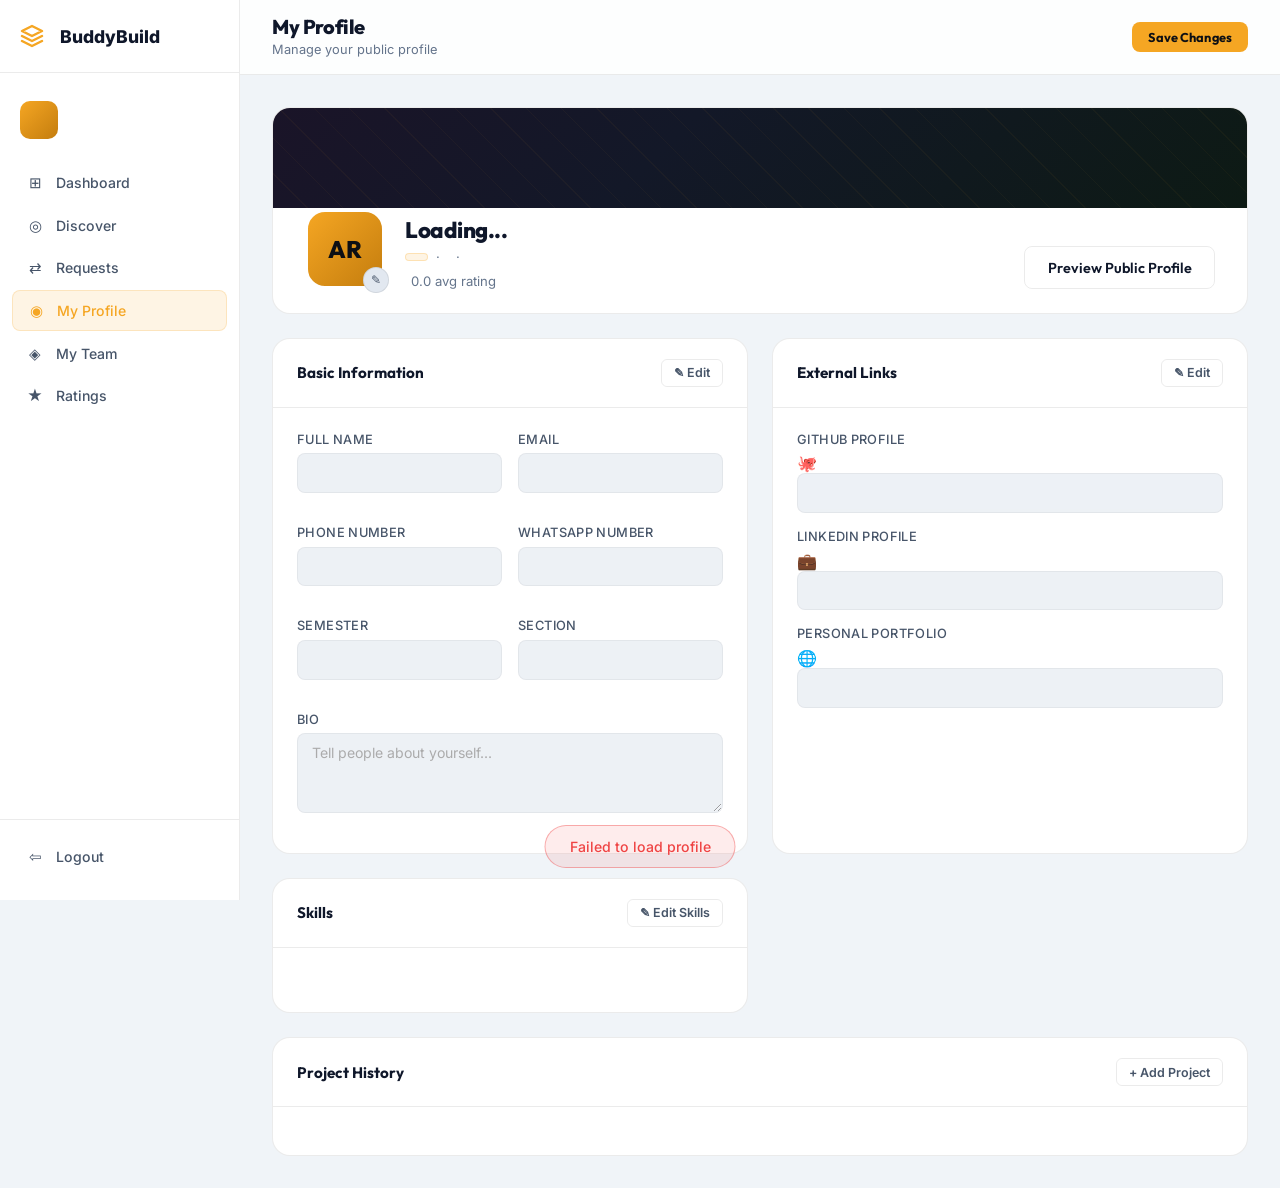
<file: profile.html>
<!DOCTYPE html>
<html lang="en">
<head>
  <meta charset="UTF-8" />
  <meta name="viewport" content="width=device-width, initial-scale=1.0"/>
  <title>BuddyBuild — My Profile</title>
  <link rel="stylesheet" href="css/global.css" />
  <link rel="stylesheet" href="css/dashboard.css" />
  <link rel="stylesheet" href="css/profile.css" />
  <link rel="preconnect" href="https://fonts.googleapis.com">
  <link href="https://fonts.googleapis.com/css2?family=Outfit:wght@400;600;700;800&family=Inter:wght@300;400;500&display=swap" rel="stylesheet">
</head>
<body>
  <div id="sidebar-overlay" class="sidebar-overlay" onclick="closeSidebar()"></div>

  <aside class="sidebar" id="sidebar">
    <div class="sidebar-logo"><svg width="24" height="24" viewBox="0 0 24 24" fill="none" stroke="var(--accent)" stroke-width="2.5" stroke-linecap="round" stroke-linejoin="round" style="margin-right: 6px; display: inline-block; vertical-align: middle;"><polygon points="12 2 2 7 12 12 22 7 12 2"></polygon><polyline points="2 17 12 22 22 17"></polyline><polyline points="2 12 12 17 22 12"></polyline></svg><span class="logo-text">BuddyBuild</span></div>
    <div class="sidebar-user">
      <div class="user-avatar" id="global-avatar-sidebar"></div>
      <div class="user-info"><span class="user-name"></span><span class="user-role"></span></div>
    </div>
    <nav class="sidebar-nav">
      <a href="dashboard.html" class="nav-item"><span class="nav-icon">⊞</span> Dashboard</a>
      <a href="discovery.html" class="nav-item"><span class="nav-icon">◎</span> Discover</a>
      <a href="requests.html" class="nav-item"><span class="nav-icon">⇄</span> Requests <span class="nav-badge" style="display:none;">0</span></a>
      <a href="profile.html" class="nav-item active"><span class="nav-icon">◉</span> My Profile</a>
      <a href="my-team.html" class="nav-item"><span class="nav-icon">◈</span> My Team</a>
      <a href="ratings.html" class="nav-item"><span class="nav-icon">★</span> Ratings</a>
    </nav>
    <div class="sidebar-footer">
      <a href="index.html" class="nav-item logout"><span class="nav-icon">⇦</span> Logout</a>
    </div>
  </aside>

  <div class="main-wrap">
    <header class="topbar">
      <button class="hamburger" onclick="toggleSidebar()">☰</button>
      <div class="topbar-left">
        <h1 class="page-title">My Profile</h1>
        <span class="page-sub">Manage your public profile</span>
      </div>
      <div class="topbar-right">
        <button class="btn-primary sm" onclick="saveProfile()">Save Changes</button>
      </div>
    </header>

    <main class="page-content profile-main">

      <!-- PROFILE HERO CARD -->
      <div class="profile-hero">
        <div class="ph-cover"></div>
        <div class="ph-body">
          <div class="ph-avatar-wrap">
            <div class="ph-avatar" id="ph-avatar">AR</div>
            <button class="ph-avatar-edit" onclick="document.getElementById('avatar-input').click()">✎</button>
            <input type="file" id="avatar-input" accept="image/*" style="display:none" onchange="updateAvatar(this)"/>
          </div>
          <div class="ph-info">
            <h2 id="ph-name">Loading...</h2>
            <div class="ph-meta">
              <span class="ph-badge role-solo"></span>
              <span class="ph-sep">·</span>
              <span id="ph-semester"></span>
              <span class="ph-sep">·</span>
              <span id="ph-section"></span>
            </div>
            <div class="ph-rating">
              <span class="stars"></span>
              <span class="rating-val">0.0 avg rating</span>
            </div>
          </div>
          <div class="ph-actions">
            <button class="btn-outline" onclick="previewProfile()">Preview Public Profile</button>
          </div>
        </div>
      </div>

      <div class="profile-grid">

        <!-- BASIC INFO -->
        <div class="profile-section">
          <div class="ps-header">
            <h3>Basic Information</h3>
            <button class="edit-toggle" onclick="toggleEdit('basic-fields', this)">✎ Edit</button>
          </div>
          <div class="ps-body" id="basic-fields">
            <div class="field-row">
              <div class="field-group">
                <label>Full Name</label>
                <input type="text" value="" disabled class="profile-input" id="profile-full-name" />
              </div>
              <div class="field-group">
                <label>Email</label>
                <input type="email" value="" disabled class="profile-input" id="profile-email" />
              </div>
            </div>
            <div class="field-row">
              <div class="field-group">
                <label>Phone Number</label>
                <input type="tel" value="" disabled class="profile-input" id="profile-phone" />
              </div>
              <div class="field-group">
                <label>WhatsApp Number</label>
                <input type="tel" value="" disabled class="profile-input" id="profile-whatsapp" />
              </div>
            </div>
            <div class="field-row">
              <div class="field-group">
                <label>Semester</label>
                <select disabled class="profile-input" id="profile-semester-input">
                  <option selected></option>
                </select>
              </div>
              <div class="field-group">
                <label>Section</label>
                <input type="text" value="" disabled class="profile-input" id="profile-section-input" />
              </div>
            </div>
            <div class="field-group full">
              <label>Bio</label>
              <textarea disabled class="profile-input" rows="3" placeholder="Tell people about yourself..." id="profile-bio-input"></textarea>
            </div>
          </div>
        </div>

        <!-- EXTERNAL LINKS -->
        <div class="profile-section">
          <div class="ps-header">
            <h3>External Links</h3>
            <button class="edit-toggle" onclick="toggleEdit('external-fields', this)">✎ Edit</button>
          </div>
          <div class="ps-body" id="external-fields">
            <div class="field-group">
              <label>GitHub Profile</label>
              <div class="input-wrap">
                <span class="input-icon">🐙</span>
                <input type="url" value="" disabled class="profile-input" style="padding-left: 2.5rem;" id="profile-github-input" />
              </div>
            </div>
            <div class="field-group" style="margin-top: 1rem;">
              <label>LinkedIn Profile</label>
              <div class="input-wrap">
                <span class="input-icon">💼</span>
                <input type="url" value="" disabled class="profile-input" style="padding-left: 2.5rem;" id="profile-linkedin-input" />
              </div>
            </div>
            <div class="field-group" style="margin-top: 1rem;">
              <label>Personal Portfolio</label>
              <div class="input-wrap">
                <span class="input-icon">🌐</span>
                <input type="url" value="" disabled class="profile-input" style="padding-left: 2.5rem;" id="profile-portfolio-input" />
              </div>
            </div>
          </div>
        </div>

        <!-- SKILLS SECTION -->
        <div class="profile-section">
          <div class="ps-header">
            <h3>Skills</h3>
            <button class="edit-toggle" onclick="toggleSkillEdit()">✎ Edit Skills</button>
          </div>
          <div class="ps-body">
            <div class="skills-edit-grid" id="skills-edit-grid">
            </div>

            <div class="skill-add-section" id="skill-add-section">
              <div class="skill-add-bar">
                <input type="text" id="skill-add-input" placeholder="Type a skill to add..." />
                <button onclick="addProfileSkill()">+ Add</button>
              </div>
              <div class="skill-suggestions">
                <span onclick="quickAddSkill('Java')">Java</span>
                <span onclick="quickAddSkill('Flutter')">Flutter</span>
                <span onclick="quickAddSkill('DevOps')">DevOps</span>
                <span onclick="quickAddSkill('AWS')">AWS</span>
                <span onclick="quickAddSkill('Docker')">Docker</span>
                <span onclick="quickAddSkill('ML')">ML</span>
              </div>
            </div>
          </div>
        </div>

        <!-- PROJECT HISTORY -->
        <div class="profile-section full-width">
          <div class="ps-header">
            <h3>Project History</h3>
            <button class="edit-toggle" onclick="openAddProject()">+ Add Project</button>
          </div>
          <div class="ps-body">
            <div class="project-list" id="project-list">
            </div>
          </div>
        </div>

      </div>
    </main>
  </div>

  <!-- Add Project Modal -->
  <div class="modal-overlay" id="add-proj-modal" onclick="closeAddProject(event)">
    <div class="modal-box sm-modal">
      <button class="modal-close" onclick="document.getElementById('add-proj-modal').classList.remove('open')">✕</button>
      <h3>Add Project</h3>
      <div class="field-group">
        <label>Project Title</label>
        <input type="text" id="proj-title-input" placeholder="e.g., Mobile App for Campus" class="profile-input" style="background:var(--surface-2)" />
      </div>
      <div class="field-group">
        <label>Your Role</label>
        <input type="text" id="proj-role-input" placeholder="e.g., Frontend Developer" class="profile-input" style="background:var(--surface-2)" />
      </div>
      <div class="two-col">
        <div class="field-group">
          <label>Semester</label>
          <select id="proj-sem-input" class="profile-input" style="background:var(--surface-2)">
            <option>Sem 1</option><option>Sem 2</option><option>Sem 3</option>
            <option>Sem 4</option><option>Sem 5</option><option selected>Sem 6</option>
          </select>
        </div>
        <div class="field-group">
          <label>Team Size</label>
          <input type="number" id="proj-team-input" placeholder="e.g., 4" min="1" max="10" class="profile-input" style="background:var(--surface-2)" />
        </div>
      </div>
      <button class="btn-primary" style="width:100%;margin-top:1rem" onclick="addProject()">Add Project</button>
    </div>
  </div>

  <script src="js/app.js"></script>
  <script src="js/profile.js"></script>
</body>
</html>
</file>
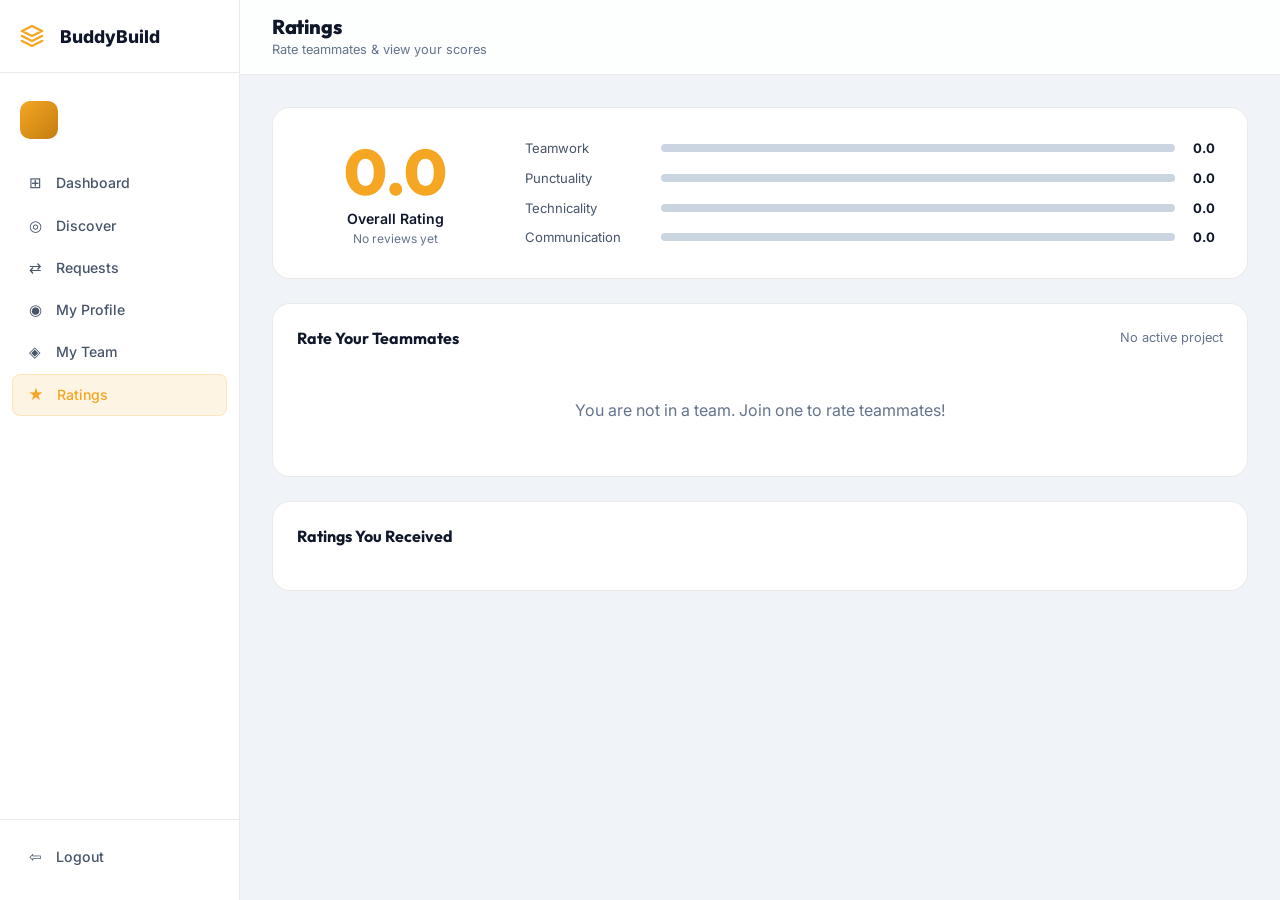
<file: ratings.html>
<!DOCTYPE html>
<html lang="en">
<head>
  <meta charset="UTF-8" />
  <meta name="viewport" content="width=device-width, initial-scale=1.0"/>
  <title>BuddyBuild — Ratings</title>
  <link rel="stylesheet" href="css/global.css" />
  <link rel="stylesheet" href="css/dashboard.css" />
  <link rel="stylesheet" href="css/ratings.css" />
  <link rel="preconnect" href="https://fonts.googleapis.com">
  <link href="https://fonts.googleapis.com/css2?family=Outfit:wght@400;600;700;800&family=Inter:wght@300;400;500&display=swap" rel="stylesheet">
</head>
<body>
  <div id="sidebar-overlay" class="sidebar-overlay" onclick="closeSidebar()"></div>

  <aside class="sidebar" id="sidebar">
    <div class="sidebar-logo"><svg width="24" height="24" viewBox="0 0 24 24" fill="none" stroke="var(--accent)" stroke-width="2.5" stroke-linecap="round" stroke-linejoin="round" style="margin-right: 6px; display: inline-block; vertical-align: middle;"><polygon points="12 2 2 7 12 12 22 7 12 2"></polygon><polyline points="2 17 12 22 22 17"></polyline><polyline points="2 12 12 17 22 12"></polyline></svg><span class="logo-text">BuddyBuild</span></div>
    <div class="sidebar-user">
      <div class="user-avatar" id="global-avatar-sidebar"></div>
      <div class="user-info"><span class="user-name"></span><span class="user-role"></span></div>
    </div>
    <nav class="sidebar-nav">
      <a href="dashboard.html" class="nav-item"><span class="nav-icon">⊞</span> Dashboard</a>
      <a href="discovery.html" class="nav-item"><span class="nav-icon">◎</span> Discover</a>
      <a href="requests.html" class="nav-item"><span class="nav-icon">⇄</span> Requests <span class="nav-badge" style="display:none;">0</span></a>
      <a href="profile.html" class="nav-item"><span class="nav-icon">◉</span> My Profile</a>
      <a href="my-team.html" class="nav-item"><span class="nav-icon">◈</span> My Team</a>
      <a href="ratings.html" class="nav-item active"><span class="nav-icon">★</span> Ratings</a>
    </nav>
    <div class="sidebar-footer">
      <a href="index.html" class="nav-item logout"><span class="nav-icon">⇦</span> Logout</a>
    </div>
  </aside>

  <div class="main-wrap">
    <header class="topbar">
      <button class="hamburger" onclick="toggleSidebar()">☰</button>
      <div class="topbar-left">
        <h1 class="page-title">Ratings</h1>
        <span class="page-sub">Rate teammates & view your scores</span>
      </div>
    </header>

    <main class="page-content">

      <!-- MY RATING OVERVIEW -->
      <div class="rating-overview">
        <div class="ro-score-big">
          <div class="rob-num">0.0</div>
          <div class="rob-stars"></div>
          <div class="rob-label">Overall Rating</div>
          <div class="rob-sub">No reviews yet</div>
        </div>
        <div class="ro-breakdown">
          <div class="rob-item">
            <span class="rob-cat">Teamwork</span>
            <div class="rob-bar-wrap">
              <div class="rob-bar"><div class="rob-fill" style="width:0%"></div></div>
              <span class="rob-val">0.0</span>
            </div>
          </div>
          <div class="rob-item">
            <span class="rob-cat">Punctuality</span>
            <div class="rob-bar-wrap">
              <div class="rob-bar"><div class="rob-fill" style="width:0%"></div></div>
              <span class="rob-val">0.0</span>
            </div>
          </div>
          <div class="rob-item">
            <span class="rob-cat">Technicality</span>
            <div class="rob-bar-wrap">
              <div class="rob-bar"><div class="rob-fill" style="width:0%"></div></div>
              <span class="rob-val">0.0</span>
            </div>
          </div>
          <div class="rob-item">
            <span class="rob-cat">Communication</span>
            <div class="rob-bar-wrap">
              <div class="rob-bar"><div class="rob-fill" style="width:0%"></div></div>
              <span class="rob-val">0.0</span>
            </div>
          </div>
        </div>
      </div>

      <!-- RATE TEAMMATES -->
      <div class="section-card">
        <div class="sc-head">
          <h3>Rate Your Teammates</h3>
          <span class="sc-sub" id="current-project-ref">No active project</span>
        </div>

        <div class="rate-teammates-list" id="teammates-to-rate-list">
        </div>
      </div>

      <!-- RECEIVED RATINGS -->
      <div class="section-card">
        <div class="sc-head"><h3>Ratings You Received</h3></div>
        <div class="received-ratings" id="received-ratings-list">
        </div>
      </div>

    </main>
  </div>

  <script src="js/app.js"></script>
  <script src="js/ratings.js"></script>
</body>
</html>
</file>
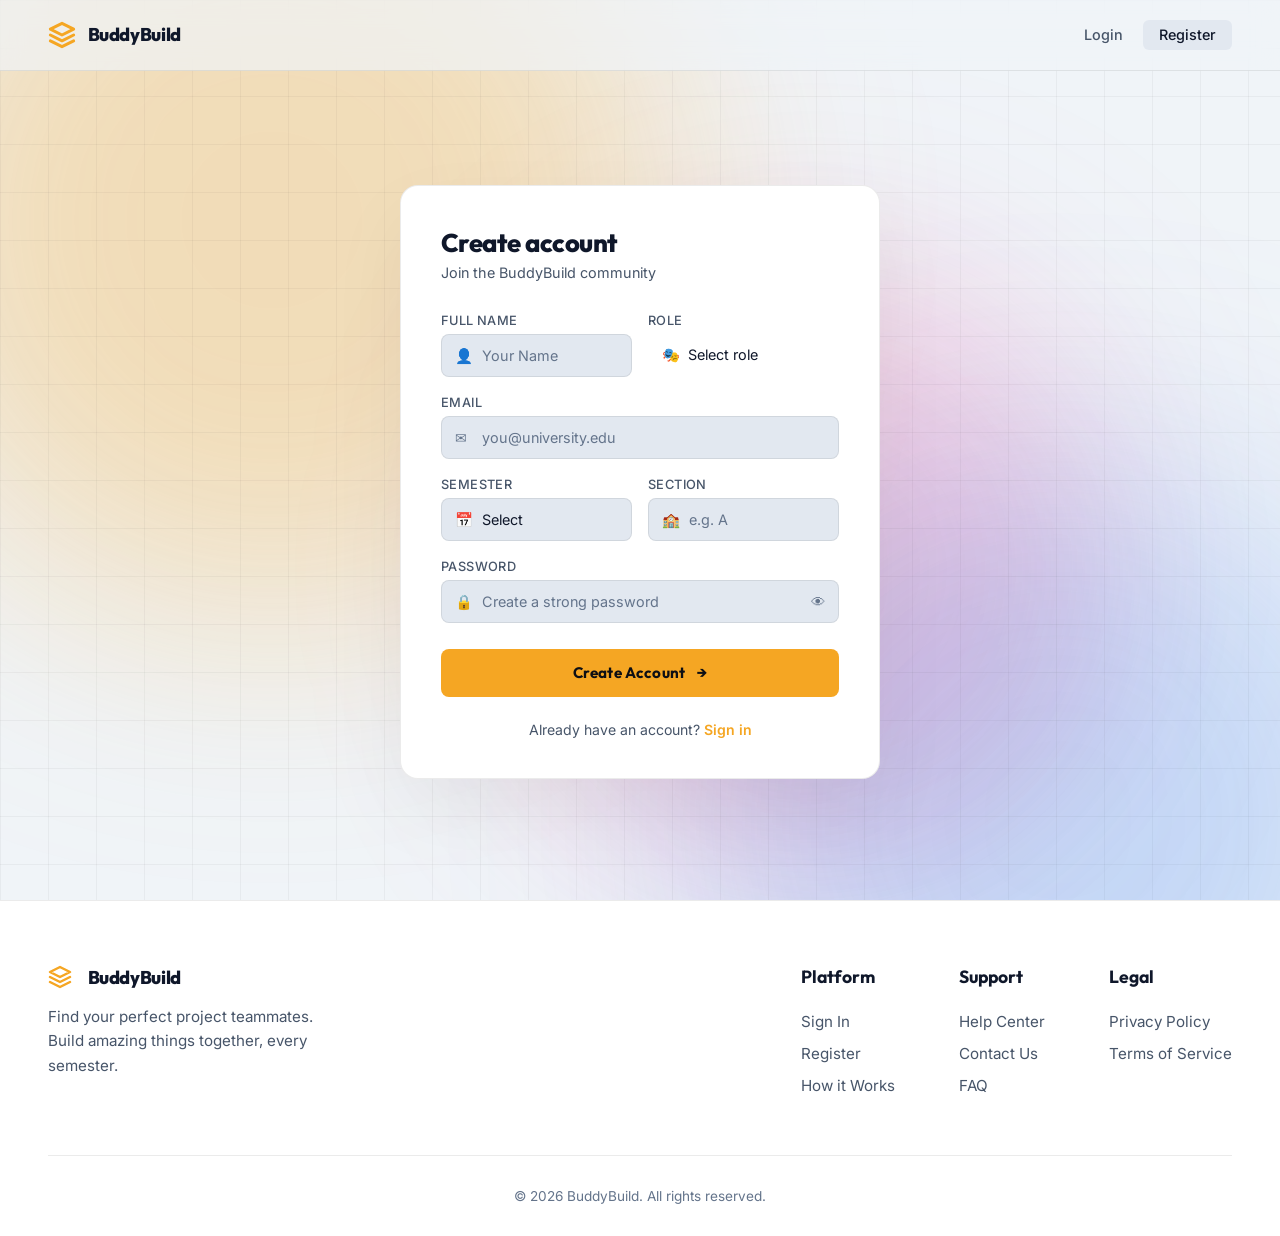
<file: register.html>
<!DOCTYPE html>
<html lang="en">
<head>
  <meta charset="UTF-8" />
  <meta name="viewport" content="width=device-width, initial-scale=1.0"/>
  <title>BuddyBuild — Register</title>
  <link rel="stylesheet" href="css/global.css" />
  <link rel="stylesheet" href="css/auth.css" />
  <link rel="preconnect" href="https://fonts.googleapis.com">
  <link href="https://fonts.googleapis.com/css2?family=Outfit:wght@400;600;700;800&family=Inter:wght@300;400;500&display=swap" rel="stylesheet">
</head>
<body class="auth-body">
  <div class="auth-bg">
    <div class="bg-blob b1"></div>
    <div class="bg-blob b2"></div>
    <div class="bg-blob b3"></div>
    <div class="grid-overlay"></div>
  </div>

  <header class="auth-header">
    <div class="logo">
      <svg width="28" height="28" viewBox="0 0 24 24" fill="none" stroke="var(--accent)" stroke-width="2.5" stroke-linecap="round" stroke-linejoin="round" style="margin-right: 2px;">
        <polygon points="12 2 2 7 12 12 22 7 12 2"></polygon>
        <polyline points="2 17 12 22 22 17"></polyline>
        <polyline points="2 12 12 17 22 12"></polyline>
      </svg>
      <span class="logo-text">BuddyBuild</span>
    </div>
    <nav class="auth-nav">
      <a href="login.html" class="nav-link">Login</a>
      <a href="register.html" class="nav-link active">Register</a>
    </nav>
  </header>

  <main class="auth-main centered">
    <div class="auth-card" id="auth-card" style="width: 100%; max-width: 480px; margin: 0 auto;">
      <div class="form-panel active" id="register-panel">
        <div class="card-header">
          <h2>Create account</h2>
          <p>Join the BuddyBuild community</p>
        </div>

        <form class="auth-form" id="register-form">
          <div class="two-col">
            <div class="field-group">
              <label>Full Name</label>
              <div class="input-wrap">
                <span class="input-icon">👤</span>
                <input type="text" id="reg-fullname" placeholder="Your Name" required />
              </div>
            </div>
            <div class="field-group">
              <label>Role</label>
              <div class="input-wrap">
                <span class="input-icon">🎭</span>
                <select id="reg-role" required style="width: 100%; border: none; background: transparent; outline: none; color: var(--text); appearance: none; -webkit-appearance: none;">
                  <option value="">Select role</option>
                  <option value="solo">Solo Student</option>
                  <option value="lead">Team Lead</option>
                  <option value="member">Team Member</option>
                </select>
              </div>
            </div>
          </div>

          <div class="field-group">
            <label>Email</label>
            <div class="input-wrap">
              <span class="input-icon">✉</span>
              <input type="email" id="reg-email" placeholder="you@university.edu" required pattern="[a-z0-9._%+-]+@(?:google|yahoo|outlook|icloud|university)\.[a-z]{2,}$" title="Please enter a valid email address (e.g., @google.com, @yahoo.com)" />
            </div>
          </div>

          <div class="two-col">
            <div class="field-group">
              <label>Semester</label>
              <div class="input-wrap">
                <span class="input-icon">📅</span>
                <select id="reg-semester" required>
                  <option value="">Select</option>
                  <option>Sem 1</option><option>Sem 2</option><option>Sem 3</option>
                  <option>Sem 4</option><option>Sem 5</option><option>Sem 6</option>
                  <option>Sem 7</option><option>Sem 8</option>
                </select>
              </div>
            </div>
            <div class="field-group">
              <label>Section</label>
              <div class="input-wrap">
                <span class="input-icon">🏫</span>
                <input type="text" id="reg-section" placeholder="e.g. A" required />
              </div>
            </div>
          </div>

          <div class="field-group">
            <label>Password</label>
            <div class="input-wrap">
              <span class="input-icon">🔒</span>
              <input type="password" placeholder="Create a strong password" required id="reg-pass"/>
              <button type="button" class="toggle-pass" onclick="togglePass('reg-pass',this)">👁</button>
            </div>
          </div>

          <button type="submit" class="btn-primary" id="btn-register">
            Create Account <span class="btn-arrow">→</span>
          </button>
        </form>

        <div class="switch-auth">
          Already have an account?
          <a href="login.html">Sign in</a>
        </div>
      </div>

      <!-- OTP PANEL -->
      <div class="form-panel" id="verify-panel">
        <div class="card-header">
          <h2>Verify Email</h2>
          <p>We've sent a 6-digit code to <strong id="verify-email-display">your email</strong></p>
        </div>

        <form class="auth-form" id="verify-form">
          <div class="field-group">
            <label>OTP Code</label>
            <div class="input-wrap">
              <span class="input-icon">🔑</span>
              <input type="text" id="reg-otp" placeholder="123456" required maxlength="6" pattern="\d{6}" title="Enter 6-digit code" style="letter-spacing: 1ch; font-weight: bold;"/>
            </div>
          </div>

          <button type="submit" class="btn-primary" id="btn-verify">
            Verify & Create Profile <span class="btn-arrow">→</span>
          </button>
        </form>

        <div class="switch-auth">
          Didn't receive code?
          <a href="#" id="resend-otp">Resend Code</a>
        </div>
      </div>
    </div>
  </main>

  <!-- FOOTER -->
  <footer class="site-footer">
    <div class="footer-container">
      <div class="footer-top">
        <div class="footer-brand">
          <div class="logo" style="margin-bottom: 1rem;">
            <svg width="24" height="24" viewBox="0 0 24 24" fill="none" stroke="var(--accent)" stroke-width="2.5" stroke-linecap="round" stroke-linejoin="round" style="margin-right: 6px;">
              <polygon points="12 2 2 7 12 12 22 7 12 2"></polygon>
              <polyline points="2 17 12 22 22 17"></polyline>
              <polyline points="2 12 12 17 22 12"></polyline>
            </svg>
            <span class="logo-text">BuddyBuild</span>
          </div>
          <p class="footer-desc">Find your perfect project teammates. Build amazing things together, every semester.</p>
        </div>
        
        <div class="footer-links">
          <div class="footer-col">
            <h4>Platform</h4>
            <a href="login.html">Sign In</a>
            <a href="register.html">Register</a>
            <a href="index.html#how-it-works">How it Works</a>
          </div>
          <div class="footer-col">
            <h4>Support</h4>
            <a href="#">Help Center</a>
            <a href="#">Contact Us</a>
            <a href="#">FAQ</a>
          </div>
          <div class="footer-col">
            <h4>Legal</h4>
            <a href="#">Privacy Policy</a>
            <a href="#">Terms of Service</a>
          </div>
        </div>
      </div>
      <div class="footer-bottom">
        <p>&copy; 2026 BuddyBuild. All rights reserved.</p>
      </div>
    </div>
  </footer>

  <script src="js/app.js"></script>
  <script src="js/auth.js"></script>
</body>
</html>
</file>
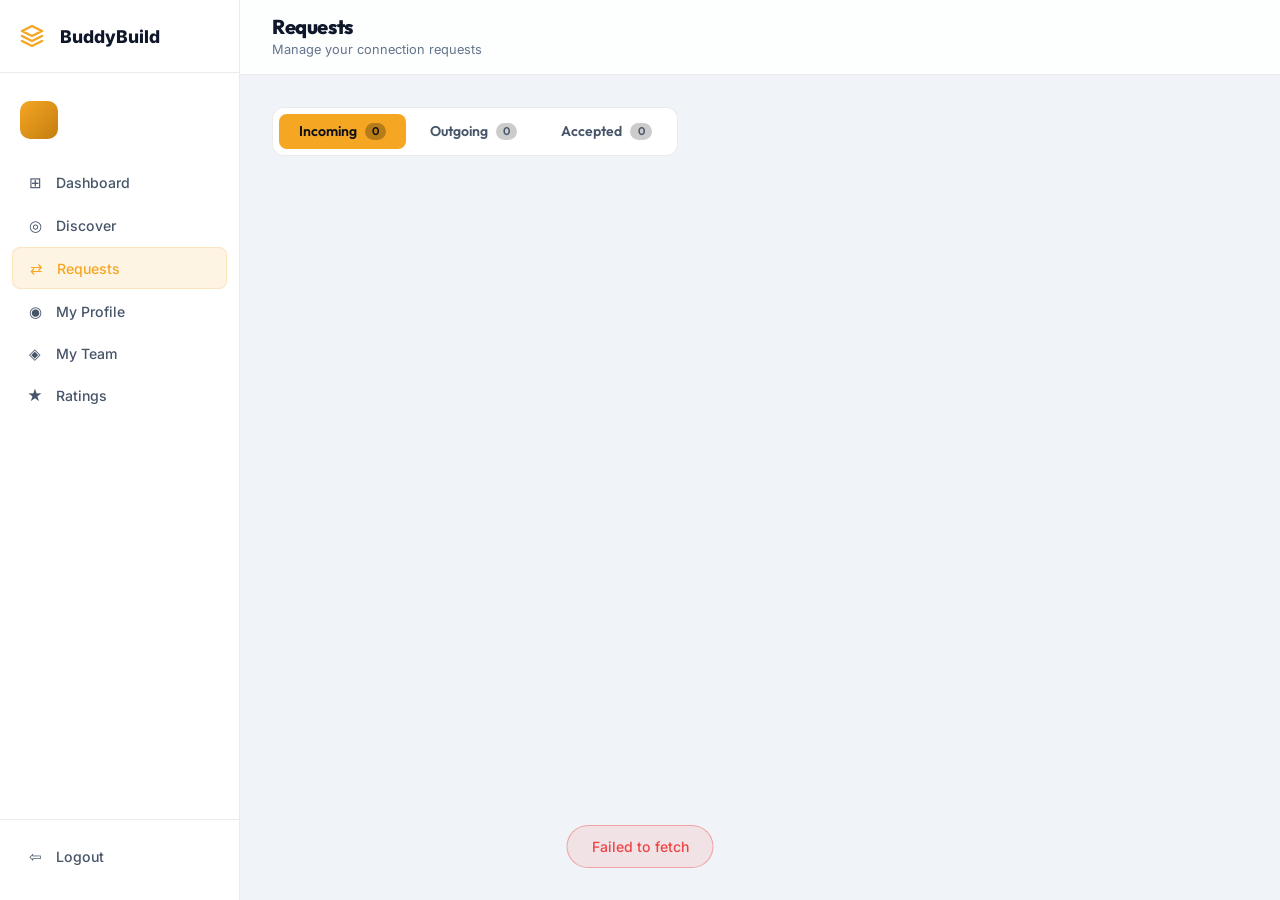
<file: requests.html>
<!DOCTYPE html>
<html lang="en">
<head>
  <meta charset="UTF-8" />
  <meta name="viewport" content="width=device-width, initial-scale=1.0"/>
  <title>BuddyBuild — Requests</title>
  <link rel="stylesheet" href="css/global.css" />
  <link rel="stylesheet" href="css/dashboard.css" />
  <link rel="stylesheet" href="css/requests.css" />
  <link rel="preconnect" href="https://fonts.googleapis.com">
  <link href="https://fonts.googleapis.com/css2?family=Outfit:wght@400;600;700;800&family=Inter:wght@300;400;500&display=swap" rel="stylesheet">
</head>
<body>
  <div id="sidebar-overlay" class="sidebar-overlay" onclick="closeSidebar()"></div>

  <aside class="sidebar" id="sidebar">
    <div class="sidebar-logo"><svg width="24" height="24" viewBox="0 0 24 24" fill="none" stroke="var(--accent)" stroke-width="2.5" stroke-linecap="round" stroke-linejoin="round" style="margin-right: 6px; display: inline-block; vertical-align: middle;"><polygon points="12 2 2 7 12 12 22 7 12 2"></polygon><polyline points="2 17 12 22 22 17"></polyline><polyline points="2 12 12 17 22 12"></polyline></svg><span class="logo-text">BuddyBuild</span></div>
    <div class="sidebar-user">
      <div class="user-avatar" id="global-avatar-sidebar"></div>
      <div class="user-info"><span class="user-name"></span><span class="user-role"></span></div>
    </div>
    <nav class="sidebar-nav">
      <a href="dashboard.html" class="nav-item"><span class="nav-icon">⊞</span> Dashboard</a>
      <a href="discovery.html" class="nav-item"><span class="nav-icon">◎</span> Discover</a>
      <a href="requests.html" class="nav-item active"><span class="nav-icon">⇄</span> Requests <span class="nav-badge" style="display:none;">0</span></a>
      <a href="profile.html" class="nav-item"><span class="nav-icon">◉</span> My Profile</a>
      <a href="my-team.html" class="nav-item"><span class="nav-icon">◈</span> My Team</a>
      <a href="ratings.html" class="nav-item"><span class="nav-icon">★</span> Ratings</a>
    </nav>
    <div class="sidebar-footer">
      <a href="index.html" class="nav-item logout"><span class="nav-icon">⇦</span> Logout</a>
    </div>
  </aside>

  <div class="main-wrap">
    <header class="topbar">
      <button class="hamburger" onclick="toggleSidebar()">☰</button>
      <div class="topbar-left">
        <h1 class="page-title">Requests</h1>
        <span class="page-sub">Manage your connection requests</span>
      </div>
    </header>

    <main class="page-content">

      <!-- TABS -->
      <div class="req-tabs">
        <button class="req-tab active" onclick="switchTab('incoming', this)">
          Incoming <span class="tab-count">0</span>
        </button>
        <button class="req-tab" onclick="switchTab('outgoing', this)">
          Outgoing <span class="tab-count">0</span>
        </button>
        <button class="req-tab" onclick="switchTab('accepted', this)">
          Accepted <span class="tab-count">0</span>
        </button>
      </div>

      <!-- INCOMING -->
      <div class="req-panel active" id="tab-incoming">
        <div class="req-list" id="incoming-list">
        </div>
      </div>

      <!-- OUTGOING -->
      <div class="req-panel" id="tab-outgoing">
        <div class="req-list" id="tab-outgoing-list">
        </div>
      </div>

      <!-- ACCEPTED -->
      <div class="req-panel" id="tab-accepted">
        <div class="req-list" id="tab-accepted-list">
        </div>
      </div>

    </main>
  </div>

  <script src="js/app.js"></script>
  <script src="js/requests.js"></script>
</body>
</html>
</file>
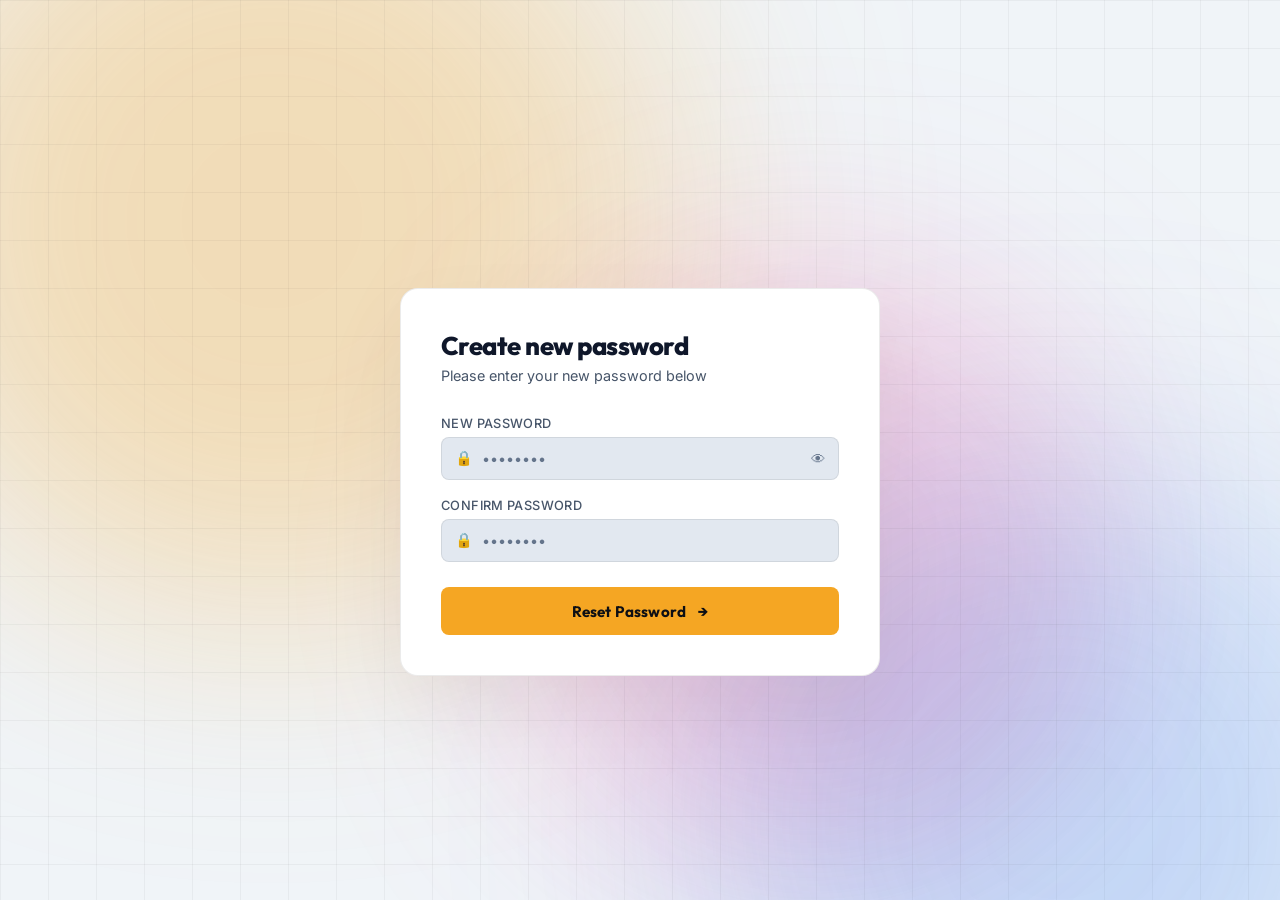
<file: reset-password.html>
<!DOCTYPE html>
<html lang="en">
<head>
  <meta charset="UTF-8" />
  <meta name="viewport" content="width=device-width, initial-scale=1.0"/>
  <title>BuddyBuild — Reset Password</title>
  <link rel="stylesheet" href="css/global.css" />
  <link rel="stylesheet" href="css/auth.css" />
  <link rel="preconnect" href="https://fonts.googleapis.com">
  <link href="https://fonts.googleapis.com/css2?family=Outfit:wght@400;600;700;800&family=Inter:wght@300;400;500&display=swap" rel="stylesheet">
</head>
<body class="auth-body">
  <div class="auth-bg">
    <div class="bg-blob b1"></div>
    <div class="bg-blob b2"></div>
    <div class="bg-blob b3"></div>
    <div class="grid-overlay"></div>
  </div>

  <main class="auth-main centered">
    <div class="auth-card" style="width: 100%; max-width: 480px; margin: 0 auto;">
      <div class="form-panel active" id="reset-panel">
        <div class="card-header">
          <h2>Create new password</h2>
          <p>Please enter your new password below</p>
        </div>

        <form class="auth-form" id="reset-form">
          <div class="field-group">
            <label>New Password</label>
            <div class="input-wrap">
              <span class="input-icon">🔒</span>
              <input type="password" id="reset-pass" placeholder="••••••••" required />
              <button type="button" class="toggle-pass" onclick="togglePass('reset-pass',this)">👁</button>
            </div>
          </div>
          <div class="field-group">
            <label>Confirm Password</label>
            <div class="input-wrap">
              <span class="input-icon">🔒</span>
              <input type="password" id="reset-confirm" placeholder="••••••••" required />
            </div>
          </div>

          <button type="submit" class="btn-primary" id="btn-reset">
            Reset Password <span class="btn-arrow">→</span>
          </button>
        </form>
      </div>

      <!-- SUCCESS PANEL -->
      <div class="form-panel" id="reset-success-panel">
        <div class="card-header" style="text-align: center;">
          <div class="status-icon" style="font-size: 3rem; margin-bottom: 1rem;">✅</div>
          <h2>Password reset</h2>
          <p>Your password has been successfully updated. You can now sign in with your new password.</p>
        </div>
        <div class="switch-auth" style="margin-top: 2rem; display: flex; flex-direction: column; gap: 1rem;">
          <a href="login.html" class="btn-primary" style="display: block; width: 100%; text-align: center;">Go to Login</a>
          <a href="dashboard.html" class="btn-outline" style="display: block; width: 100%; text-align: center;">Go to Dashboard</a>
        </div>
      </div>
    </div>
  </main>

  <script src="js/app.js"></script>
  <script src="js/auth.js"></script>
</body>
</html>
</file>
<file: css/global.css>
/* ============================================================
   BUDDYBUILD — Global Styles
   Design: Dark editorial with amber accents
   ============================================================ */

@import url('https://fonts.googleapis.com/css2?family=Outfit:wght@400;600;700;800&family=Inter:wght@300;400;500&display=swap');

:root {
  /* Base Palette */
  --bg:          #f0f4f8;
  --surface:     #ffffff;
  --surface-2:   #e2e8f0;
  --surface-3:   #cbd5e1;
  --border:      rgba(0,0,0,0.08);
  --border-soft: rgba(0,0,0,0.04);

  /* Text */
  --text:        #0f172a;
  --text-2:      #475569;
  --text-3:      #64748b;

  /* Accent */
  --accent:      #f5a623;
  --accent-dim:  rgba(245,166,35,0.12);
  --accent-glow: rgba(245,166,35,0.25);

  /* Status */
  --green:       #10b981;
  --green-dim:   rgba(16,185,129,0.12);
  --red:         #ef4444;
  --red-dim:     rgba(239,68,68,0.12);
  --blue:        #3b82f6;
  --blue-dim:    rgba(59,130,246,0.12);
  --purple:      #8b5cf6;
  --purple-dim:  rgba(139,92,246,0.12);
  --pink:        #ec4899;

  /* Sizing */
  --sidebar-w:   240px;
  --radius:      12px;
  --radius-sm:   8px;
  --radius-lg:   18px;

  /* Typography */
  --font-display: 'Outfit', sans-serif;
  --font-body:    'Inter', sans-serif;
}

*, *::before, *::after { box-sizing: border-box; margin: 0; padding: 0; }

html { font-size: 16px; scroll-behavior: smooth; }

body {
  font-family: var(--font-body);
  background: var(--bg);
  color: var(--text);
  min-height: 100vh;
  -webkit-font-smoothing: antialiased;
}

h1,h2,h3,h4 { font-family: var(--font-display); }

a { color: var(--accent); text-decoration: none; }
a:hover { opacity: 0.85; }

input, select, textarea, button {
  font-family: var(--font-body);
  font-size: 0.9rem;
}

/* ── Scrollbar ── */
::-webkit-scrollbar { width: 6px; height: 6px; }
::-webkit-scrollbar-track { background: transparent; }
::-webkit-scrollbar-thumb { background: var(--surface-3); border-radius: 3px; }

/* ============================================================
   BUTTONS
   ============================================================ */
.btn-primary {
  display: inline-flex;
  align-items: center;
  gap: 0.5rem;
  background: var(--accent);
  color: #0d0f14;
  font-family: var(--font-display);
  font-weight: 700;
  font-size: 0.9rem;
  padding: 0.7rem 1.4rem;
  border: none;
  border-radius: var(--radius-sm);
  cursor: pointer;
  transition: all 0.2s ease;
  letter-spacing: 0.01em;
}
.btn-primary:hover { background: #fbb748; transform: translateY(-1px); box-shadow: 0 6px 24px var(--accent-glow); }
.btn-primary.sm { padding: 0.45rem 1rem; font-size: 0.8rem; }

.btn-outline {
  display: inline-flex;
  align-items: center;
  gap: 0.4rem;
  background: transparent;
  color: var(--text);
  border: 1px solid var(--border);
  font-family: var(--font-display);
  font-weight: 600;
  font-size: 0.9rem;
  padding: 0.7rem 1.4rem;
  border-radius: var(--radius-sm);
  cursor: pointer;
  transition: all 0.2s ease;
}
.btn-outline:hover { border-color: var(--accent); color: var(--accent); background: var(--accent-dim); }
.btn-outline.sm { padding: 0.45rem 1rem; font-size: 0.8rem; }

.btn-danger {
  display: inline-flex;
  align-items: center;
  gap: 0.4rem;
  background: var(--red-dim);
  color: var(--red);
  border: 1px solid rgba(239,68,68,0.25);
  font-family: var(--font-display);
  font-weight: 600;
  font-size: 0.9rem;
  padding: 0.7rem 1.4rem;
  border-radius: var(--radius-sm);
  cursor: pointer;
  transition: all 0.2s ease;
}
.btn-danger:hover { background: var(--red); color: #fff; }
.btn-danger.sm { padding: 0.45rem 1rem; font-size: 0.8rem; }

.btn-sm {
  display: inline-flex;
  align-items: center;
  background: var(--accent-dim);
  color: var(--accent);
  border: 1px solid rgba(245,166,35,0.25);
  font-weight: 600;
  font-size: 0.8rem;
  padding: 0.4rem 0.9rem;
  border-radius: 6px;
  cursor: pointer;
  transition: all 0.2s;
  white-space: nowrap;
}
.btn-sm:hover { background: var(--accent); color: var(--bg); }

/* ============================================================
   MODAL
   ============================================================ */
.modal-overlay {
  display: none;
  position: fixed;
  inset: 0;
  background: rgba(0,0,0,0.7);
  backdrop-filter: blur(4px);
  z-index: 1000;
  align-items: center;
  justify-content: center;
}
.modal-overlay.open { display: flex; }

.modal-box {
  background: var(--surface);
  border: 1px solid var(--border);
  border-radius: var(--radius-lg);
  padding: 2rem;
  width: min(520px, 94vw);
  max-height: 90vh;
  overflow-y: auto;
  position: relative;
  animation: modalIn 0.2s ease;
}
.modal-box.sm-modal { width: min(380px, 94vw); }
@keyframes modalIn {
  from { opacity:0; transform: scale(0.95) translateY(10px); }
  to   { opacity:1; transform: none; }
}

.modal-close {
  position: absolute;
  top: 1rem; right: 1rem;
  background: var(--surface-2);
  border: 1px solid var(--border);
  color: var(--text-2);
  width: 32px; height: 32px;
  border-radius: 50%;
  cursor: pointer;
  font-size: 0.85rem;
  display: flex; align-items:center; justify-content:center;
  transition: all 0.2s;
}
.modal-close:hover { background: var(--red-dim); color: var(--red); border-color: var(--red); }

.modal-box h3 {
  font-size: 1.25rem;
  margin-bottom: 1.5rem;
  padding-right: 2rem;
}

/* ============================================================
   FORM ELEMENTS
   ============================================================ */
.field-group { display:flex; flex-direction:column; gap:0.4rem; margin-bottom:1rem; }
.field-group label { font-size:0.8rem; color:var(--text-2); font-weight:500; letter-spacing:0.03em; text-transform:uppercase; }
.field-group.full { grid-column: 1 / -1; }

.two-col { display:grid; grid-template-columns:1fr 1fr; gap:1rem; }

/* ============================================================
   SKILL TAGS
   ============================================================ */
.skill-tag {
  display: inline-block;
  background: var(--surface-3);
  color: var(--text-2);
  font-size: 0.78rem;
  font-weight: 500;
  padding: 0.3rem 0.75rem;
  border-radius: 100px;
  border: 1px solid var(--border);
  transition: all 0.15s;
}
.skill-tag.sm { font-size: 0.7rem; padding: 0.2rem 0.55rem; }
.skill-tag:hover { border-color: var(--accent); color: var(--accent); background: var(--accent-dim); }

/* ============================================================
   TOAST NOTIFICATION
   ============================================================ */
.toast {
  position: fixed;
  bottom: 2rem;
  left: 50%;
  transform: translateX(-50%) translateY(100px);
  background: var(--surface-2);
  border: 1px solid var(--border);
  color: var(--text);
  padding: 0.75rem 1.5rem;
  border-radius: 100px;
  font-size: 0.88rem;
  font-weight: 500;
  z-index: 9999;
  opacity: 0;
  transition: all 0.3s cubic-bezier(0.34, 1.56, 0.64, 1);
  white-space: nowrap;
  display: flex;
  align-items: center;
  gap: 0.5rem;
}
.toast.show { opacity:1; transform: translateX(-50%) translateY(0); }
.toast.success { border-color: rgba(16,185,129,0.4); background: rgba(16,185,129,0.1); color: var(--green); }
.toast.error   { border-color: rgba(239,68,68,0.4); background: rgba(239,68,68,0.1); color: var(--red); }
.toast.info    { border-color: rgba(245,166,35,0.4); background: rgba(245,166,35,0.1); color: var(--accent); }

/* ============================================================
   SECTION CARD (shared)
   ============================================================ */
.section-card {
  background: var(--surface);
  border: 1px solid var(--border);
  border-radius: var(--radius-lg);
  padding: 1.5rem;
  margin-bottom: 1.5rem;
}
.sc-head {
  display: flex;
  align-items: center;
  justify-content: space-between;
  margin-bottom: 1.25rem;
}
.sc-head h3 { font-size: 1rem; font-family: var(--font-display); }
.sc-sub { font-size: 0.8rem; color: var(--text-3); }

/* ============================================================
   SIDEBAR OVERLAY
   ============================================================ */
.sidebar-overlay {
  display: none;
  position: fixed;
  inset: 0;
  background: rgba(0,0,0,0.6);
  z-index: 90;
}
@media (max-width:768px) {
}
@keyframes float {
  0% { transform: translateY(0px); }
  50% { transform: translateY(-12px); }
  100% { transform: translateY(0px); }
}
</file>
<file: css/auth.css>
/* ============================================================
   BUDDYBUILD — Auth Page Styles
   ============================================================ */

.auth-body { overflow-x: hidden; }

/* ── Animated Background ── */
.auth-bg {
  position: fixed;
  inset: 0;
  z-index: 0;
  overflow: hidden;
}

.bg-blob {
  position: absolute;
  border-radius: 50%;
  opacity: 0.6;
  animation: blobFloat 12s ease-in-out infinite;
  mix-blend-mode: multiply;
}
.b1 { width: 800px; height: 800px; background: rgba(245, 166, 35, 0.5); top: -20%; left: -10%; animation-delay: 0s; filter: blur(120px); }
.b2 { width: 700px; height: 700px; background: rgba(59, 130, 246, 0.4); bottom: -30%; right: -10%; animation-delay: 4s; filter: blur(120px); }
.b3 { width: 600px; height: 600px; background: rgba(236, 72, 153, 0.4); top: 30%; left: 40%; animation-delay: 7s; filter: blur(100px); }

@keyframes blobFloat {
  0%, 100% { transform: translate(0,0) scale(1); }
  33%  { transform: translate(30px, -40px) scale(1.05); }
  66%  { transform: translate(-20px, 30px) scale(0.97); }
}

.grid-overlay {
  position: absolute;
  inset: 0;
  background-image:
    linear-gradient(rgba(0,0,0,0.04) 1px, transparent 1px),
    linear-gradient(90deg, rgba(0,0,0,0.04) 1px, transparent 1px);
  background-size: 48px 48px;
}

/* ── Header ── */
.auth-header {
  position: fixed;
  top: 0; left: 0; right: 0;
  z-index: 10;
  display: flex;
  align-items: center;
  justify-content: space-between;
  padding: 1.25rem 3rem;
  background: rgba(240,244,248,0.7);
  backdrop-filter: blur(12px);
  border-bottom: 1px solid var(--border);
}

.logo {
  display: flex;
  align-items: center;
  gap: 0.6rem;
}
.logo-icon {
  color: var(--accent);
  font-size: 1.4rem;
}
.logo-text {
  font-family: var(--font-display);
  font-weight: 800;
  font-size: 1.15rem;
  letter-spacing: -0.02em;
}

.auth-nav {
  display: flex;
  gap: 0.25rem;
}
.nav-link {
  color: var(--text-2);
  font-weight: 500;
  font-size: 0.9rem;
  padding: 0.4rem 1rem;
  border-radius: 6px;
  transition: all 0.2s;
}
.nav-link:hover, .nav-link.active {
  color: var(--text);
  background: var(--surface-2);
}

/* ── Main Layout ── */
.auth-main {
  position: relative;
  z-index: 1;
  min-height: 100vh;
  display: grid;
  grid-template-columns: 1fr 480px;
  gap: 4rem;
  align-items: center;
  padding: 7rem 5rem 3rem;
  max-width: 1200px;
  margin: 0 auto;
}
.auth-main.centered {
  grid-template-columns: 1fr;
  place-items: center;
}

/* ── Hero ── */

.hero-badge {
  display: inline-block;
  background: var(--accent-dim);
  border: 1px solid rgba(245,166,35,0.25);
  color: var(--accent);
  font-size: 0.8rem;
  font-weight: 600;
  padding: 0.4rem 1rem;
  border-radius: 100px;
  margin-bottom: 1.5rem;
  letter-spacing: 0.03em;
}

.hero-title {
  font-family: var(--font-display);
  font-size: clamp(3rem, 5.5vw, 5rem);
  font-weight: 800;
  line-height: 1.0;
  letter-spacing: -0.03em;
  margin-bottom: 1.5rem;
}
.hero-title em {
  font-style: italic;
  color: var(--accent);
}
.hero-accent {
  background: linear-gradient(135deg, var(--accent), #f43f5e);
  -webkit-background-clip: text;
  background-clip: text;
  -webkit-text-fill-color: transparent;
  font-size: 0.9em;
  font-weight: 800;
  display: inline-block;
}

.hero-sub {
  color: var(--text-2);
  font-size: 1.05rem;
  line-height: 1.7;
  max-width: 440px;
  margin-bottom: 2.5rem;
}

.hero-stats {
  display: flex;
  align-items: center;
  gap: 2rem;
}
.stat { text-align: center; }
.stat-num {
  display: block;
  font-family: var(--font-display);
  font-size: 1.75rem;
  font-weight: 800;
  color: var(--accent);
}
.stat-label {
  display: block;
  font-size: 0.78rem;
  color: var(--text-3);
  text-transform: uppercase;
  letter-spacing: 0.06em;
}
.stat-divider {
  width: 1px;
  height: 40px;
  background: var(--border);
}

/* ── Auth Card ── */
.auth-card {
  background: var(--surface);
  border: 1px solid var(--border);
  border-radius: var(--radius-lg);
  padding: 2.5rem;
  backdrop-filter: blur(20px);
  box-shadow: 0 32px 80px rgba(0,0,0,0.05);
}

.form-panel { display: none; }
.form-panel.active { display: block; }

.card-header {
  margin-bottom: 2rem;
}
.card-header h2 {
  font-size: 1.6rem;
  font-weight: 800;
  letter-spacing: -0.02em;
  margin-bottom: 0.3rem;
}
.card-header p { color: var(--text-2); font-size: 0.9rem; }

/* ── Auth Form ── */
.auth-form { display: flex; flex-direction: column; gap: 0; }

.auth-form .field-group {
  margin-bottom: 1.1rem;
}

.input-wrap {
  position: relative;
  display: flex;
  align-items: center;
}
.input-icon {
  position: absolute;
  left: 0.85rem;
  font-size: 0.9rem;
  color: var(--text-3);
  pointer-events: none;
}
.input-wrap input,
.input-wrap select {
  width: 100%;
  background: var(--surface-2);
  border: 1px solid var(--border);
  color: var(--text);
  padding: 0.75rem 0.85rem 0.75rem 2.5rem;
  border-radius: var(--radius-sm);
  outline: none;
  transition: border-color 0.2s;
  appearance: none;
}
.input-wrap input:focus,
.input-wrap select:focus {
  border-color: var(--accent);
  background: var(--surface-3);
}
.input-wrap input::placeholder { color: var(--text-3); }

.toggle-pass {
  position: absolute;
  right: 0.85rem;
  background: none;
  border: none;
  color: var(--text-3);
  cursor: pointer;
  font-size: 0.9rem;
  padding: 0;
  transition: color 0.2s;
}
.toggle-pass:hover { color: var(--text); }

.form-row {
  display: flex;
  align-items: center;
  justify-content: space-between;
  margin-bottom: 1.25rem;
}
.checkbox-label {
  display: flex;
  align-items: center;
  gap: 0.5rem;
  font-size: 0.85rem;
  color: var(--text-2);
  cursor: pointer;
}
.checkbox-label input { accent-color: var(--accent); }
.forgot-link { font-size: 0.85rem; color: var(--accent); }

.auth-form .btn-primary {
  width: 100%;
  justify-content: center;
  padding: 0.9rem;
  font-size: 0.95rem;
  border-radius: var(--radius-sm);
  margin-top: 0.5rem;
}
.btn-arrow { margin-left: 0.25rem; }

.switch-auth {
  text-align: center;
  margin-top: 1.5rem;
  font-size: 0.88rem;
  color: var(--text-2);
}
.switch-auth a { color: var(--accent); font-weight: 600; }

/* ── Two col inside form ── */
.auth-form .two-col .field-group { margin-bottom: 0; }
.auth-form .two-col { margin-bottom: 1.1rem; }

/* ── Feature Cards ── */
.features-grid {
  display: grid;
  grid-template-columns: repeat(auto-fit, minmax(200px, 1fr));
  gap: 1.25rem;
  margin-top: 1.5rem;
}
.feat-card {
  background: rgba(255, 255, 255, 0.65);
  backdrop-filter: blur(20px);
  border: 1px solid rgba(255, 255, 255, 0.9);
  border-radius: var(--radius-lg);
  padding: 1.5rem;
  box-shadow: 0 4px 15px rgba(0,0,0,0.02);
  transition: all 0.3s cubic-bezier(0.4, 0, 0.2, 1);
}
.feat-card:hover {
  transform: translateY(-4px);
  box-shadow: 0 12px 25px rgba(0,0,0,0.05);
  border-color: var(--accent);
}
.feat-icon {
  display: inline-flex;
  align-items: center;
  justify-content: center;
  width: 40px;
  height: 40px;
  border-radius: 12px;
  font-size: 1.2rem;
  margin-bottom: 1rem;
}
.feat-icon.accent { background: var(--accent-dim); color: var(--accent); }
.feat-icon.green  { background: var(--green-dim); color: var(--green); }
.feat-icon.blue   { background: var(--blue-dim); color: var(--blue); }
.feat-title {
  font-family: var(--font-display);
  font-size: 1rem;
  font-weight: 700;
  color: var(--text);
  margin-bottom: 0.4rem;
}
.feat-desc {
  font-size: 0.85rem;
  color: var(--text-2);
  line-height: 1.5;
}

/* ── Landing Sections ── */
.landing-section {
  padding: 6rem 3rem;
  position: relative;
  z-index: 2;
}
.landing-section.alt-bg {
  background: rgba(255,255,255,0.4);
  backdrop-filter: blur(10px);
  border-top: 1px solid rgba(255,255,255,0.6);
  border-bottom: 1px solid rgba(255,255,255,0.6);
}
.section-container {
  max-width: 1200px;
  margin: 0 auto;
}
.section-title {
  text-align: center;
  font-family: var(--font-display);
  font-size: 2.5rem;
  font-weight: 800;
  margin-bottom: 4rem;
  color: var(--text);
  background: linear-gradient(135deg, var(--text), #64748b);
  -webkit-background-clip: text;
  background-clip: text;
  -webkit-text-fill-color: transparent;
}

.timeline-grid {
  display: grid;
  grid-template-columns: repeat(auto-fit, minmax(280px, 1fr));
  gap: 2rem;
  position: relative;
}
.timeline-card {
  background: rgba(255, 255, 255, 0.65);
  backdrop-filter: blur(20px);
  border: 1px solid rgba(255, 255, 255, 0.9);
  padding: 2.5rem;
  border-radius: var(--radius-lg);
  box-shadow: 0 10px 40px rgba(0,0,0,0.03);
  text-align: center;
  transition: transform 0.3s cubic-bezier(0.4, 0, 0.2, 1);
}
.timeline-card:hover {
  transform: translateY(-8px);
  border-color: var(--accent);
}
.timeline-step {
  display: inline-flex;
  align-items: center;
  justify-content: center;
  width: 50px;
  height: 50px;
  background: var(--accent);
  color: #fff;
  border-radius: 50%;
  font-size: 1.3rem;
  font-family: var(--font-display);
  font-weight: 800;
  margin-bottom: 1.5rem;
  box-shadow: 0 8px 20px var(--accent-glow);
}
.timeline-card h4 {
  font-family: var(--font-display);
  font-size: 1.25rem;
  margin-bottom: 0.8rem;
  color: var(--text);
}
.timeline-card p {
  font-size: 0.95rem;
  color: var(--text-2);
  line-height: 1.6;
}

.testimonials-grid {
  display: grid;
  grid-template-columns: repeat(4, 1fr);
  gap: 1.5rem;
}
.testim-card {
  background: rgba(255,255,255,0.8);
  backdrop-filter: blur(10px);
  border: 1px solid rgba(255,255,255,0.9);
  padding: 1.75rem;
  border-radius: var(--radius-lg);
  box-shadow: 0 8px 30px rgba(0,0,0,0.02);
}
.testim-card p {
  font-size: 0.95rem;
  color: var(--text-2);
  font-style: italic;
  margin-bottom: 1.5rem;
  line-height: 1.6;
}
.testim-author {
  display: flex;
  align-items: center;
  gap: 1rem;
}
.testim-avatar {
  width: 48px;
  height: 48px;
  border-radius: 50%;
  background: var(--accent-dim);
  color: var(--text);
  display: flex;
  align-items: center;
  justify-content: center;
  font-weight: 700;
  font-size: 1.1rem;
}
.testim-author-info strong {
  display: block;
  color: var(--text);
  margin-bottom: 0.2rem;
  font-family: var(--font-display);
  font-size: 1.1rem;
}
.testim-author-info span {
  font-size: 0.8rem;
  color: var(--text-3);
  text-transform: uppercase;
  letter-spacing: 0.05em;
}

/* ── Footer ── */
.site-footer {
  background: var(--surface);
  border-top: 1px solid var(--border);
  padding: 4rem 3rem 2rem;
  position: relative;
  z-index: 2;
}
.footer-container {
  max-width: 1200px;
  margin: 0 auto;
}
.footer-top {
  display: flex;
  justify-content: space-between;
  gap: 4rem;
  flex-wrap: wrap;
  margin-bottom: 3rem;
}
.footer-brand {
  max-width: 300px;
}
.footer-brand .logo {
  margin-bottom: 1rem;
}
.footer-desc {
  color: var(--text-2);
  font-size: 0.95rem;
  line-height: 1.6;
}
.footer-links {
  display: flex;
  gap: 4rem;
  flex-wrap: wrap;
}
.footer-col h4 {
  font-family: var(--font-display);
  font-size: 1.1rem;
  color: var(--text);
  margin-bottom: 1.5rem;
}
.footer-col a {
  display: block;
  color: var(--text-2);
  font-size: 0.95rem;
  margin-bottom: 0.8rem;
  transition: color 0.2s;
}
.footer-col a:hover {
  color: var(--accent);
}
.footer-bottom {
  border-top: 1px solid var(--border);
  padding-top: 2rem;
  text-align: center;
  color: var(--text-3);
  font-size: 0.85rem;
}

/* ── Responsive ── */
@media (max-width: 1024px) {
  .auth-main {
    grid-template-columns: 1fr;
    padding: 6rem 2rem 3rem;
    max-width: 500px;
  }
  .hero-section { display: none; }
  .testimonials-grid {
    grid-template-columns: repeat(2, 1fr);
  }
}
@media (max-width: 768px) {
  .timeline-grid {
    grid-template-columns: 1fr;
  }
  .testimonials-grid {
    grid-template-columns: 1fr;
  }
}
@media (max-width: 480px) {
  .auth-header { padding: 1rem 1.5rem; }
  .auth-main { padding: 5rem 1rem 2rem; }
  .auth-card { padding: 1.75rem 1.25rem; }
}
</file>
<file: css/dashboard.css>
/* ============================================================
   BUDDYBUILD — Dashboard Layout & Shared Components
   ============================================================ */

/* ── Layout ── */
body { display: flex; }

.sidebar {
  position: fixed;
  top: 0; left: 0;
  width: var(--sidebar-w);
  height: 100vh;
  background: var(--surface);
  border-right: 1px solid var(--border);
  display: flex;
  flex-direction: column;
  padding: 1.5rem 0;
  z-index: 100;
  transition: transform 0.3s ease;
}

.sidebar-logo {
  display: flex;
  align-items: center;
  gap: 0.6rem;
  padding: 0 1.25rem 1.5rem;
  border-bottom: 1px solid var(--border);
  margin-bottom: 1rem;
}
.sidebar-logo .logo-text { font-size: 1.1rem; font-weight: 800; }
.sidebar-logo .logo-icon { color: var(--accent); font-size: 1.3rem; }

.sidebar-user {
  display: flex;
  align-items: center;
  gap: 0.75rem;
  padding: 0.75rem 1.25rem 1.25rem;
  margin-bottom: 0.25rem;
}
.user-avatar {
  width: 38px; height: 38px;
  background: linear-gradient(135deg, var(--accent) 0%, #c47d0e 100%);
  color: #0d0f14;
  border-radius: 10px;
  display: flex; align-items: center; justify-content: center;
  font-family: var(--font-display);
  font-weight: 800;
  font-size: 0.85rem;
  flex-shrink: 0;
}
.user-info { display: flex; flex-direction: column; min-width: 0; }
.user-name { font-size: 0.88rem; font-weight: 600; white-space: nowrap; overflow: hidden; text-overflow: ellipsis; }
.user-role { font-size: 0.72rem; color: var(--text-3); }

.sidebar-nav { flex: 1; padding: 0 0.75rem; display: flex; flex-direction: column; gap: 0.15rem; }

.nav-item {
  display: flex;
  align-items: center;
  gap: 0.7rem;
  padding: 0.65rem 0.9rem;
  border-radius: var(--radius-sm);
  color: var(--text-2);
  font-size: 0.88rem;
  font-weight: 500;
  transition: all 0.15s;
  position: relative;
  cursor: pointer;
}
.nav-item:hover { background: var(--surface-2); color: var(--text); }
.nav-item.active {
  background: var(--accent-dim);
  color: var(--accent);
  border: 1px solid rgba(245,166,35,0.2);
}
.nav-icon { font-size: 0.95rem; width: 18px; text-align: center; }
.nav-badge {
  margin-left: auto;
  background: var(--accent);
  color: #0d0f14;
  font-size: 0.65rem;
  font-weight: 800;
  padding: 0.15rem 0.45rem;
  border-radius: 100px;
  line-height: 1.4;
}

.sidebar-footer { padding: 1rem 0.75rem 0; border-top: 1px solid var(--border); }
.nav-item.logout:hover { background: var(--red-dim); color: var(--red); }

/* ── Main Wrap ── */
.main-wrap {
  margin-left: var(--sidebar-w);
  flex: 1;
  min-height: 100vh;
  display: flex;
  flex-direction: column;
}

/* ── Topbar ── */
.topbar {
  position: sticky;
  top: 0;
  z-index: 50;
  background: rgba(255, 255, 255, 0.85);
  backdrop-filter: blur(16px);
  border-bottom: 1px solid var(--border);
  padding: 1rem 2rem;
  display: flex;
  align-items: center;
  gap: 1rem;
}

.hamburger {
  display: none;
  background: none;
  border: 1px solid var(--border);
  color: var(--text);
  padding: 0.4rem 0.65rem;
  border-radius: 6px;
  font-size: 1rem;
  cursor: pointer;
}

.topbar-left { flex: 1; }
.page-title { font-size: 1.25rem; font-weight: 800; letter-spacing: -0.02em; line-height: 1.1; }
.page-sub { font-size: 0.8rem; color: var(--text-3); }

.topbar-right {
  display: flex;
  align-items: center;
  gap: 0.75rem;
}
.search-bar {
  display: flex;
  align-items: center;
  gap: 0.5rem;
  background: var(--surface-2);
  border: 1px solid var(--border);
  border-radius: var(--radius-sm);
  padding: 0.5rem 0.9rem;
  width: 240px;
  transition: border-color 0.2s;
}
.search-bar:focus-within { border-color: var(--accent); }
.search-bar input {
  background: none;
  border: none;
  color: var(--text);
  outline: none;
  width: 100%;
  font-size: 0.85rem;
}
.search-bar input::placeholder { color: var(--text-3); }

.notif-btn {
  position: relative;
  background: var(--surface-2);
  border: 1px solid var(--border);
  border-radius: var(--radius-sm);
  padding: 0.5rem 0.75rem;
  cursor: pointer;
  font-size: 1rem;
  transition: all 0.2s;
}
.notif-btn:hover { border-color: var(--accent); }
.notif-dot {
  position: absolute;
  top: 6px; right: 6px;
  width: 7px; height: 7px;
  background: var(--accent);
  border-radius: 50%;
  animation: pulse 2s infinite;
}
@keyframes pulse {
  0%,100% { transform: scale(1); opacity: 1; }
  50% { transform: scale(1.4); opacity: 0.7; }
}

/* ── Page Content ── */
.page-content {
  flex: 1;
  padding: 2rem;
  max-width: 1100px;
  width: 100%;
  margin: 0 auto;
}

/* ── Dashboard Status Banner ── */
.status-banner {
  display: flex;
  align-items: center;
  gap: 1rem;
  padding: 1rem 1.5rem;
  border-radius: var(--radius);
  margin-bottom: 1.75rem;
  border: 1px solid;
}
.status-banner.solo {
  background: var(--accent-dim);
  border-color: rgba(245,166,35,0.25);
}
.status-banner.in-team {
  background: var(--green-dim);
  border-color: rgba(16,185,129,0.25);
}
.status-icon { font-size: 1.5rem; }
.status-text { flex: 1; }
.status-text strong { display: block; font-size: 0.95rem; font-family: var(--font-display); margin-bottom: 0.1rem; }
.status-text span { font-size: 0.82rem; color: var(--text-2); }

/* ── Stats Grid ── */
.stats-grid {
  display: grid;
  grid-template-columns: repeat(4, 1fr);
  gap: 1rem;
  margin-bottom: 1.75rem;
}

.stat-card {
  background: var(--surface);
  border: 1px solid var(--border);
  border-radius: var(--radius);
  padding: 1.25rem 1.5rem;
  display: flex;
  align-items: center;
  gap: 1rem;
  position: relative;
  overflow: hidden;
  transition: transform 0.2s, border-color 0.2s;
}
.stat-card:hover { transform: translateY(-2px); border-color: var(--accent,rgba(245,166,35,0.3)); }
.stat-icon { font-size: 1.4rem; }
.stat-body { flex: 1; }
.stat-value {
  display: block;
  font-family: var(--font-display);
  font-size: 1.75rem;
  font-weight: 800;
  color: var(--accent, #f5a623);
  color: var(--accent);
  line-height: 1;
}
.stat-label { font-size: 0.75rem; color: var(--text-3); margin-top: 0.2rem; display: block; }
.stat-bg-icon {
  position: absolute;
  right: 1rem;
  font-size: 3.5rem;
  color: var(--accent);
  opacity: 0.04;
  font-family: var(--font-display);
  pointer-events: none;
}

/* ── Dash Grid ── */
.dash-grid {
  display: grid;
  grid-template-columns: 1fr 1fr;
  grid-template-rows: auto auto;
  gap: 1.5rem;
}

.dash-card {
  background: var(--surface);
  border: 1px solid var(--border);
  border-radius: var(--radius-lg);
  padding: 1.5rem;
}
.card-head {
  display: flex;
  align-items: center;
  justify-content: space-between;
  margin-bottom: 1.25rem;
}
.card-head h3 { font-size: 1rem; }
.see-all { font-size: 0.8rem; color: var(--accent); }

/* ── Activity List ── */
.activity-list { list-style: none; display: flex; flex-direction: column; gap: 0.75rem; }
.activity-item {
  display: flex;
  align-items: flex-start;
  gap: 0.85rem;
  padding: 0.75rem;
  border-radius: var(--radius-sm);
  background: var(--surface-2);
  transition: background 0.15s;
}
.activity-item:hover { background: var(--surface-3); }
.act-avatar {
  width: 36px; height: 36px;
  background: var(--purple);
  color: #fff;
  border-radius: 9px;
  display: flex; align-items:center; justify-content:center;
  font-size: 0.75rem;
  font-weight: 700;
  flex-shrink: 0;
}
.act-body { flex: 1; font-size: 0.82rem; color: var(--text-2); line-height: 1.4; }
.act-name { color: var(--text); font-weight: 600; }
.act-time { font-size: 0.72rem; color: var(--text-3); margin-top: 0.2rem; }
.act-actions { display: flex; gap: 0.3rem; }

.btn-accept {
  width: 28px; height: 28px;
  background: var(--green-dim);
  border: 1px solid rgba(16,185,129,0.3);
  color: var(--green);
  border-radius: 6px;
  font-size: 0.8rem;
  cursor: pointer;
  transition: all 0.15s;
  display: flex; align-items:center; justify-content:center;
}
.btn-accept:hover { background: var(--green); color: #fff; }
.btn-reject {
  width: 28px; height: 28px;
  background: var(--red-dim);
  border: 1px solid rgba(239,68,68,0.3);
  color: var(--red);
  border-radius: 6px;
  font-size: 0.8rem;
  cursor: pointer;
  transition: all 0.15s;
  display: flex; align-items:center; justify-content:center;
}
.btn-reject:hover { background: var(--red); color: #fff; }

.act-badge {
  font-size: 0.68rem;
  font-weight: 600;
  padding: 0.2rem 0.6rem;
  border-radius: 100px;
  white-space: nowrap;
}
.act-badge.view { background: var(--blue-dim); color: var(--blue); }
.act-badge.formed { background: var(--green-dim); color: var(--green); }

/* ── Skills Cloud ── */
.skills-cloud {
  display: flex;
  flex-wrap: wrap;
  gap: 0.5rem;
  margin-bottom: 1rem;
}

.add-skill-row {
  display: flex;
  gap: 0.5rem;
  margin-bottom: 1.25rem;
}
.add-skill-row input {
  flex: 1;
  background: var(--surface-2);
  border: 1px solid var(--border);
  color: var(--text);
  padding: 0.5rem 0.75rem;
  border-radius: 6px;
  font-size: 0.85rem;
  outline: none;
}
.add-skill-row input:focus { border-color: var(--accent); }
.add-skill-row button {
  background: var(--accent-dim);
  border: 1px solid rgba(245,166,35,0.25);
  color: var(--accent);
  padding: 0.5rem 0.9rem;
  border-radius: 6px;
  cursor: pointer;
  font-size: 0.85rem;
  font-weight: 600;
  transition: all 0.15s;
}
.add-skill-row button:hover { background: var(--accent); color: var(--bg); }

/* ── Rating Snapshot ── */
.rs-title { font-size: 0.78rem; color: var(--text-3); text-transform: uppercase; letter-spacing: 0.06em; margin-bottom: 0.75rem; }
.rs-bars { display: flex; flex-direction: column; gap: 0.5rem; }
.rs-bar-row {
  display: flex;
  align-items: center;
  gap: 0.75rem;
  font-size: 0.78rem;
  color: var(--text-2);
}
.rs-bar-row > span:first-child { width: 95px; flex-shrink: 0; }
.rs-bar-row > span:last-child { width: 28px; text-align: right; font-weight: 600; color: var(--text); }
.rs-bar { flex: 1; height: 5px; background: var(--surface-3); border-radius: 3px; overflow: hidden; }
.rs-fill { height: 100%; background: linear-gradient(90deg, var(--accent), #fbb748); border-radius: 3px; }

/* ── Quick Actions ── */
.quick-actions-card { grid-column: span 2; }
.qa-grid { display: grid; grid-template-columns: repeat(4, 1fr); gap: 0.75rem; }
.qa-btn {
  display: flex;
  flex-direction: column;
  align-items: center;
  gap: 0.6rem;
  padding: 1.25rem;
  background: var(--surface-2);
  border: 1px solid var(--border);
  border-radius: var(--radius);
  color: var(--text-2);
  font-size: 0.8rem;
  font-weight: 500;
  text-align: center;
  line-height: 1.3;
  cursor: pointer;
  transition: all 0.2s;
}
.qa-btn:hover { border-color: var(--accent); color: var(--accent); background: var(--accent-dim); transform: translateY(-2px); }
.qa-icon { font-size: 1.5rem; }

/* ── Responsive ── */
@media (max-width: 900px) {
  .stats-grid { grid-template-columns: repeat(2, 1fr); }
  .dash-grid { grid-template-columns: 1fr; }
  .quick-actions-card { grid-column: span 1; }
  .qa-grid { grid-template-columns: repeat(2, 1fr); }
}

@media (max-width: 768px) {
  .sidebar {
    transform: translateX(-100%);
  }
  .sidebar.open {
    transform: translateX(0);
    box-shadow: 4px 0 32px rgba(0,0,0,0.5);
  }
  .main-wrap { margin-left: 0; }
  .hamburger { display: flex; }
  .search-bar { display: none; }
  .topbar { padding: 0.75rem 1rem; }
  .page-content { padding: 1.25rem 1rem; }
}

@media (max-width: 480px) {
  .stats-grid { grid-template-columns: 1fr 1fr; }
  .stat-card { padding: 1rem; }
  .stat-value { font-size: 1.4rem; }
}
</file>
<file: css/discovery.css>
/* ============================================================
   BUDDYBUILD — Discovery Page Styles
   ============================================================ */

/* ── Search Controls ── */
.discover-controls {
  margin-bottom: 1.75rem;
}

.search-hero {
  display: flex;
  align-items: center;
  gap: 0.75rem;
  background: var(--surface);
  border: 1px solid var(--border);
  border-radius: var(--radius);
  padding: 0.9rem 1.25rem;
  margin-bottom: 1rem;
  transition: border-color 0.2s;
}
.search-hero:focus-within { border-color: var(--accent); box-shadow: 0 0 0 3px var(--accent-dim); }
.sh-icon { font-size: 1.1rem; color: var(--text-3); }
.search-hero input {
  flex: 1;
  background: none;
  border: none;
  color: var(--text);
  font-size: 1rem;
  outline: none;
}
.search-hero input::placeholder { color: var(--text-3); }
.btn-clear {
  background: none;
  border: none;
  color: var(--text-3);
  cursor: pointer;
  font-size: 0.85rem;
  padding: 0.25rem;
  transition: color 0.15s;
}
.btn-clear:hover { color: var(--red); }

/* ── Filters ── */
.filter-row {
  display: flex;
  align-items: center;
  gap: 0.75rem;
  flex-wrap: wrap;
  margin-bottom: 0.75rem;
}
.filter-label { font-size: 0.8rem; color: var(--text-3); white-space: nowrap; }

.filter-chips {
  display: flex;
  gap: 0.4rem;
  flex-wrap: wrap;
  flex: 1;
}
.chip {
  background: var(--surface-2);
  border: 1px solid var(--border);
  color: var(--text-2);
  font-size: 0.78rem;
  font-weight: 500;
  padding: 0.3rem 0.8rem;
  border-radius: 100px;
  cursor: pointer;
  transition: all 0.15s;
}
.chip:hover { border-color: var(--accent); color: var(--accent); background: var(--accent-dim); }
.chip.active { background: var(--accent); color: #0d0f14; border-color: var(--accent); font-weight: 700; }

.filter-selects {
  display: flex;
  gap: 0.5rem;
}
.filter-selects select {
  background: var(--surface-2);
  border: 1px solid var(--border);
  color: var(--text-2);
  padding: 0.35rem 0.75rem;
  border-radius: 6px;
  font-size: 0.8rem;
  outline: none;
  cursor: pointer;
  transition: border-color 0.15s;
}
.filter-selects select:focus { border-color: var(--accent); }

.results-info {
  display: flex;
  align-items: center;
  justify-content: space-between;
}
#results-count { font-size: 0.82rem; color: var(--text-3); }

.view-toggle { display: flex; gap: 0.25rem; }
.vt {
  background: var(--surface-2);
  border: 1px solid var(--border);
  color: var(--text-2);
  width: 32px; height: 32px;
  border-radius: 6px;
  cursor: pointer;
  font-size: 1rem;
  display: flex; align-items:center; justify-content:center;
  transition: all 0.15s;
}
.vt.active, .vt:hover { background: var(--accent-dim); border-color: var(--accent); color: var(--accent); }

/* ── Cards Grid ── */
.cards-grid {
  display: grid;
  grid-template-columns: repeat(auto-fill, minmax(280px, 1fr));
  gap: 1.25rem;
}
.cards-grid.list-mode { grid-template-columns: 1fr; }

/* ── Smart Card ── */
.smart-card {
  background: var(--surface);
  border: 1px solid var(--border);
  border-radius: var(--radius-lg);
  padding: 1.5rem;
  display: flex;
  flex-direction: column;
  gap: 1rem;
  transition: all 0.25s ease;
  cursor: pointer;
  position: relative;
  overflow: hidden;
}
.smart-card::before {
  content: '';
  position: absolute;
  top: 0; left: 0; right: 0;
  height: 3px;
  background: linear-gradient(90deg, var(--accent), #8b5cf6);
  opacity: 0;
  transition: opacity 0.2s;
}
.smart-card:hover {
  border-color: rgba(245,166,35,0.3);
  transform: translateY(-3px);
  box-shadow: 0 16px 48px rgba(0,0,0,0.3);
}
.smart-card:hover::before { opacity: 1; }

/* List mode */
.cards-grid.list-mode .smart-card {
  flex-direction: row;
  align-items: flex-start;
  padding: 1.25rem;
}
.cards-grid.list-mode .sc-avatar-wrap { flex-shrink: 0; }
.cards-grid.list-mode .sc-body { flex: 1; }
.cards-grid.list-mode .sc-footer { flex-direction: row; align-items: center; margin-top: 0; }

.sc-avatar-wrap { display: flex; align-items: flex-start; justify-content: space-between; }
.sc-avatar {
  width: 52px; height: 52px;
  border-radius: 14px;
  display: flex; align-items:center; justify-content:center;
  font-family: var(--font-display);
  font-size: 1.1rem;
  font-weight: 800;
  color: #fff;
  background: var(--purple);
  flex-shrink: 0;
}

.sc-solo-badge {
  font-size: 0.68rem;
  font-weight: 700;
  padding: 0.25rem 0.65rem;
  border-radius: 100px;
  letter-spacing: 0.04em;
  text-transform: uppercase;
}
.sc-solo-badge.solo { background: var(--accent-dim); color: var(--accent); border: 1px solid rgba(245,166,35,0.25); }
.sc-solo-badge.lead { background: var(--purple-dim); color: var(--purple); border: 1px solid rgba(139,92,246,0.25); }
.sc-solo-badge.member { background: var(--green-dim); color: var(--green); border: 1px solid rgba(16,185,129,0.25); }

.sc-body { }
.sc-name { font-family: var(--font-display); font-size: 1rem; font-weight: 700; margin-bottom: 0.2rem; }
.sc-meta { font-size: 0.78rem; color: var(--text-3); margin-bottom: 0.75rem; }
.sc-meta span { margin-right: 0.5rem; }
.sc-rating { display: flex; align-items: center; gap: 0.4rem; font-size: 0.78rem; color: var(--text-2); margin-bottom: 0.75rem; }
.sc-rating .stars { color: var(--accent); font-size: 0.75rem; }
.sc-skills { display: flex; flex-wrap: wrap; gap: 0.35rem; }

.sc-footer { display: flex; align-items: center; justify-content: space-between; margin-top: 0.25rem; }

/* Action Buttons on card based on relationship status */
.sc-action { }
.btn-join {
  background: var(--accent);
  color: #0d0f14;
  border: none;
  font-family: var(--font-display);
  font-weight: 700;
  font-size: 0.78rem;
  padding: 0.45rem 1rem;
  border-radius: 6px;
  cursor: pointer;
  transition: all 0.2s;
}
.btn-join:hover { background: #fbb748; box-shadow: 0 4px 16px var(--accent-glow); }

.btn-invite {
  background: var(--purple-dim);
  color: var(--purple);
  border: 1px solid rgba(139,92,246,0.25);
  font-weight: 600;
  font-size: 0.78rem;
  padding: 0.45rem 1rem;
  border-radius: 6px;
  cursor: pointer;
  transition: all 0.2s;
}
.btn-invite:hover { background: var(--purple); color: #fff; }

.btn-pending-tag {
  background: var(--surface-3);
  color: var(--text-3);
  border: 1px solid var(--border);
  font-weight: 600;
  font-size: 0.75rem;
  padding: 0.4rem 0.9rem;
  border-radius: 6px;
  cursor: default;
}

.btn-view-card {
  background: none;
  border: none;
  color: var(--text-3);
  font-size: 0.78rem;
  cursor: pointer;
  transition: color 0.15s;
}
.btn-view-card:hover { color: var(--accent); }

/* ── Empty State ── */
.empty-state {
  display: flex;
  flex-direction: column;
  align-items: center;
  gap: 1rem;
  padding: 5rem 2rem;
  text-align: center;
}
.es-icon { font-size: 3.5rem; color: var(--text-3); }
.empty-state h3 { font-size: 1.2rem; }
.empty-state p { color: var(--text-2); font-size: 0.9rem; }

/* ── Profile Modal ── */
.pm-header {
  display: flex;
  gap: 1.25rem;
  align-items: flex-start;
  margin-bottom: 1.5rem;
}
.pm-avatar {
  width: 64px; height: 64px;
  border-radius: 16px;
  font-family: var(--font-display);
  font-size: 1.3rem;
  font-weight: 800;
  color: #fff;
  display: flex; align-items:center; justify-content:center;
  flex-shrink: 0;
}
.pm-info { flex: 1; }
.pm-name { font-size: 1.3rem; font-weight: 800; font-family: var(--font-display); margin-bottom: 0.3rem; }
.pm-meta { font-size: 0.82rem; color: var(--text-2); margin-bottom: 0.5rem; }
.pm-rating { font-size: 0.85rem; color: var(--accent); }

.pm-section { margin-bottom: 1.25rem; }
.pm-section-title { font-size: 0.72rem; text-transform: uppercase; letter-spacing: 0.07em; color: var(--text-3); margin-bottom: 0.6rem; }
.pm-skills { display: flex; flex-wrap: wrap; gap: 0.4rem; }
.pm-contact { display: flex; flex-direction: column; gap: 0.4rem; font-size: 0.88rem; color: var(--text-2); }

.pm-actions { display: flex; gap: 0.75rem; margin-top: 1.5rem; }
.pm-actions .btn-join, .pm-actions .btn-invite { flex: 1; justify-content: center; display: flex; padding: 0.7rem; }

@media (max-width: 600px) {
  .filter-row { flex-direction: column; align-items: flex-start; }
  .filter-selects { flex-direction: column; }
  .cards-grid { grid-template-columns: 1fr; }
}
</file>
<file: css/team.css>
/* ============================================================
   BUDDYBUILD — Team Page Styles
   ============================================================ */

/* No Team */
.no-team-state {
  display: flex;
  flex-direction: column;
  align-items: center;
  gap: 1rem;
  padding: 6rem 2rem;
  text-align: center;
}
.nt-icon { font-size: 4rem; color: var(--text-3); }
.no-team-state h2 { font-size: 1.5rem; }
.no-team-state p { color: var(--text-2); max-width: 340px; }
.nt-actions { display: flex; gap: 0.75rem; margin-top: 0.5rem; flex-wrap: wrap; justify-content: center; }

/* ── Team Hero ── */
.team-hero {
  display: flex;
  align-items: flex-start;
  justify-content: space-between;
  gap: 1.5rem;
  background: var(--surface);
  border: 1px solid var(--border);
  border-radius: var(--radius-lg);
  padding: 1.75rem;
  margin-bottom: 1.5rem;
  flex-wrap: wrap;
}

.th-left { display: flex; gap: 1.25rem; align-items: flex-start; }
.th-icon {
  width: 56px; height: 56px;
  background: var(--accent-dim);
  border: 1px solid rgba(245,166,35,0.25);
  border-radius: 14px;
  display: flex; align-items:center; justify-content:center;
  font-size: 1.5rem;
  color: var(--accent);
  flex-shrink: 0;
}
.th-name { font-size: 1.5rem; font-weight: 800; letter-spacing: -0.02em; margin-bottom: 0.35rem; }
.th-meta {
  display: flex;
  align-items: center;
  gap: 0.5rem;
  flex-wrap: wrap;
  font-size: 0.82rem;
  color: var(--text-2);
  margin-bottom: 0.6rem;
}
.th-badge {
  font-size: 0.7rem;
  font-weight: 700;
  text-transform: uppercase;
  letter-spacing: 0.05em;
  padding: 0.2rem 0.65rem;
  border-radius: 100px;
}
.th-badge.lead    { background: var(--accent-dim); color: var(--accent); border: 1px solid rgba(245,166,35,0.25); }
.th-badge.open    { background: var(--green-dim);  color: var(--green);  border: 1px solid rgba(16,185,129,0.25); }
.th-badge.closed  { background: var(--red-dim);    color: var(--red);    border: 1px solid rgba(239,68,68,0.25); }
.th-sep { color: var(--text-3); }
.th-desc { font-size: 0.88rem; color: var(--text-2); line-height: 1.6; max-width: 500px; }

.th-right { display: flex; gap: 0.5rem; flex-shrink: 0; align-items: flex-start; flex-wrap: wrap; }

/* ── Members Grid ── */
.members-grid { display: grid; grid-template-columns: repeat(auto-fill, minmax(240px, 1fr)); gap: 1rem; }

.member-card {
  background: var(--surface-2);
  border: 1px solid var(--border);
  border-radius: var(--radius);
  padding: 1.1rem;
  display: flex;
  gap: 0.9rem;
  align-items: flex-start;
  transition: all 0.15s;
}
.member-card:hover { border-color: rgba(245,166,35,0.2); }
.member-card.lead-card { border-color: rgba(245,166,35,0.2); background: rgba(245,166,35,0.04); }

.mc-avatar {
  width: 42px; height: 42px;
  background: var(--purple);
  color: #fff;
  border-radius: 11px;
  display: flex; align-items:center; justify-content:center;
  font-family: var(--font-display);
  font-weight: 800;
  font-size: 0.85rem;
  flex-shrink: 0;
}
.mc-body { flex: 1; min-width: 0; }
.mc-name { font-size: 0.9rem; font-weight: 700; display: flex; align-items: center; gap: 0.4rem; flex-wrap: wrap; }
.mc-badge {
  font-size: 0.62rem;
  font-weight: 700;
  text-transform: uppercase;
  padding: 0.15rem 0.5rem;
  border-radius: 100px;
}
.mc-badge.lead { background: var(--accent-dim); color: var(--accent); }
.mc-meta { font-size: 0.75rem; color: var(--text-3); margin: 0.2rem 0 0.5rem; }
.mc-skills { display: flex; flex-wrap: wrap; gap: 0.3rem; }

.mc-actions { display: flex; flex-direction: column; gap: 0.3rem; align-items: flex-end; flex-shrink: 0; }
.mc-you { font-size: 0.72rem; color: var(--accent); font-weight: 600; }

.btn-rate {
  background: var(--accent-dim);
  border: 1px solid rgba(245,166,35,0.25);
  color: var(--accent);
  font-size: 0.72rem;
  font-weight: 600;
  padding: 0.28rem 0.65rem;
  border-radius: 5px;
  cursor: pointer;
  transition: all 0.15s;
  white-space: nowrap;
}
.btn-rate:hover { background: var(--accent); color: var(--bg); }

.btn-kick {
  background: none;
  border: none;
  color: var(--text-3);
  cursor: pointer;
  font-size: 0.85rem;
  transition: color 0.15s;
}
.btn-kick:hover { color: var(--red); }

/* ── Pending list ── */
.pending-list { display: flex; flex-direction: column; gap: 0.75rem; }
.pending-item {
  display: flex;
  align-items: center;
  gap: 0.85rem;
  padding: 0.85rem 1rem;
  background: var(--surface-2);
  border: 1px solid var(--border);
  border-radius: var(--radius-sm);
  transition: all 0.15s;
}
.pending-item:hover { border-color: rgba(245,166,35,0.2); }
.pi-avatar {
  width: 36px; height: 36px;
  border-radius: 9px;
  display: flex; align-items:center; justify-content:center;
  font-weight: 800;
  font-size: 0.8rem;
  color: #fff;
  flex-shrink: 0;
}
.pi-info { flex: 1; }
.pi-name { font-size: 0.88rem; font-weight: 600; margin-bottom: 0.1rem; }
.pi-meta { font-size: 0.75rem; color: var(--text-3); }
.pi-actions { display: flex; gap: 0.4rem; }

/* ── Project Details ── */
.proj-details-grid {
  display: grid;
  grid-template-columns: repeat(4, 1fr);
  gap: 1rem;
}
.pd-item { display: flex; flex-direction: column; gap: 0.3rem; }
.pd-label { font-size: 0.72rem; color: var(--text-3); text-transform: uppercase; letter-spacing: 0.06em; }
.pd-value { font-size: 0.95rem; font-weight: 600; }
.status-open { color: var(--green); }

@media (max-width: 768px) {
  .proj-details-grid { grid-template-columns: 1fr 1fr; }
  .members-grid { grid-template-columns: 1fr; }
}
</file>
<file: css/profile.css>
/* ============================================================
   BUDDYBUILD — Profile Page Styles
   ============================================================ */

.profile-main { }

/* ── Profile Hero ── */
.profile-hero {
  background: var(--surface);
  border: 1px solid var(--border);
  border-radius: var(--radius-lg);
  overflow: hidden;
  margin-bottom: 1.5rem;
}

.ph-cover {
  height: 100px;
  background: linear-gradient(135deg, #1a1428 0%, #131828 40%, #0d1a14 100%);
  position: relative;
}
.ph-cover::after {
  content: '';
  position: absolute;
  inset: 0;
  background: repeating-linear-gradient(
    45deg,
    transparent,
    transparent 24px,
    rgba(245,166,35,0.04) 24px,
    rgba(245,166,35,0.04) 25px
  );
}

.ph-body {
  display: flex;
  align-items: flex-end;
  gap: 1.25rem;
  padding: 0 2rem 1.5rem;
  flex-wrap: wrap;
}

.ph-avatar-wrap {
  position: relative;
  margin-top: -30px;
  flex-shrink: 0;
}
.ph-avatar {
  width: 80px; height: 80px;
  background: linear-gradient(135deg, var(--accent), #c47d0e);
  color: #0d0f14;
  border-radius: 20px;
  border: 3px solid var(--surface);
  display: flex; align-items:center; justify-content:center;
  font-family: var(--font-display);
  font-size: 1.5rem;
  font-weight: 800;
}
.ph-avatar-edit {
  position: absolute;
  bottom: -4px; right: -4px;
  width: 26px; height: 26px;
  background: var(--surface-2);
  border: 1px solid var(--border);
  color: var(--text-2);
  border-radius: 50%;
  cursor: pointer;
  font-size: 0.75rem;
  display: flex; align-items:center; justify-content:center;
  transition: all 0.15s;
}
.ph-avatar-edit:hover { background: var(--accent); color: var(--bg); border-color: var(--accent); }

.ph-info { flex: 1; padding-top: 0.5rem; min-width: 0; }
.ph-info h2 { font-size: 1.4rem; font-weight: 800; letter-spacing: -0.02em; }
.ph-meta {
  display: flex;
  align-items: center;
  gap: 0.5rem;
  flex-wrap: wrap;
  font-size: 0.82rem;
  color: var(--text-2);
  margin: 0.3rem 0 0.5rem;
}
.ph-badge {
  font-size: 0.7rem;
  font-weight: 700;
  text-transform: uppercase;
  letter-spacing: 0.05em;
  padding: 0.2rem 0.65rem;
  border-radius: 100px;
}
.ph-badge.role-solo { background: var(--accent-dim); color: var(--accent); border: 1px solid rgba(245,166,35,0.25); }
.ph-sep { color: var(--text-3); }
.ph-rating { display: flex; align-items: center; gap: 0.4rem; font-size: 0.82rem; color: var(--text-2); }
.ph-rating .stars { color: var(--accent); }
.rating-val { color: var(--text-3); }

.ph-actions { padding-top: 0.5rem; display: flex; align-items: flex-start; }

/* ── Profile Grid ── */
.profile-grid {
  display: grid;
  grid-template-columns: 1fr 1fr;
  gap: 1.5rem;
}

.profile-section {
  background: var(--surface);
  border: 1px solid var(--border);
  border-radius: var(--radius-lg);
  overflow: hidden;
}
.profile-section.full-width { grid-column: span 2; }

.ps-header {
  display: flex;
  align-items: center;
  justify-content: space-between;
  padding: 1.25rem 1.5rem;
  border-bottom: 1px solid var(--border);
}
.ps-header h3 { font-size: 0.95rem; }

.edit-toggle {
  background: none;
  border: 1px solid var(--border);
  color: var(--text-2);
  font-size: 0.78rem;
  font-weight: 600;
  padding: 0.35rem 0.75rem;
  border-radius: 6px;
  cursor: pointer;
  transition: all 0.15s;
}
.edit-toggle:hover { border-color: var(--accent); color: var(--accent); background: var(--accent-dim); }
.edit-toggle.active { border-color: var(--accent); color: var(--accent); background: var(--accent-dim); }

.ps-body { padding: 1.5rem; }

/* Profile Inputs */
.profile-input {
  width: 100%;
  background: var(--surface-2);
  border: 1px solid var(--border);
  color: var(--text);
  padding: 0.65rem 0.85rem;
  border-radius: var(--radius-sm);
  font-size: 0.88rem;
  outline: none;
  transition: all 0.2s;
  appearance: none;
}
.profile-input:not([disabled]):focus { border-color: var(--accent); background: var(--surface-3); }
.profile-input[disabled] { opacity: 0.6; cursor: default; }
.profile-input[disabled]:hover { border-color: var(--border); }
textarea.profile-input { resize: vertical; min-height: 80px; }

.field-row { display: grid; grid-template-columns: 1fr 1fr; gap: 1rem; margin-bottom: 1rem; }
.field-row:last-child { margin-bottom: 0; }

/* Skills Edit */
.skills-edit-grid {
  display: flex;
  flex-wrap: wrap;
  gap: 0.5rem;
  margin-bottom: 1rem;
}
.skill-chip-edit {
  display: flex;
  align-items: center;
  gap: 0.35rem;
  background: var(--surface-2);
  border: 1px solid var(--border);
  color: var(--text);
  font-size: 0.82rem;
  padding: 0.35rem 0.6rem 0.35rem 0.85rem;
  border-radius: 100px;
  transition: border-color 0.15s;
}
.skill-chip-edit:hover { border-color: var(--accent); }
.chip-remove {
  background: none;
  border: none;
  color: var(--text-3);
  cursor: pointer;
  font-size: 0.9rem;
  padding: 0;
  line-height: 1;
  display: flex;
  align-items: center;
  transition: color 0.15s;
}
.chip-remove:hover { color: var(--red); }

.skill-add-section { }
.skill-add-bar {
  display: flex;
  gap: 0.5rem;
  margin-bottom: 0.75rem;
}
.skill-add-bar input {
  flex: 1;
  background: var(--surface-2);
  border: 1px solid var(--border);
  color: var(--text);
  padding: 0.6rem 0.85rem;
  border-radius: var(--radius-sm);
  font-size: 0.88rem;
  outline: none;
}
.skill-add-bar input:focus { border-color: var(--accent); }
.skill-add-bar button {
  background: var(--accent-dim);
  border: 1px solid rgba(245,166,35,0.25);
  color: var(--accent);
  font-weight: 600;
  font-size: 0.85rem;
  padding: 0.6rem 1rem;
  border-radius: var(--radius-sm);
  cursor: pointer;
  transition: all 0.15s;
}
.skill-add-bar button:hover { background: var(--accent); color: var(--bg); }

.skill-suggestions {
  display: flex;
  flex-wrap: wrap;
  gap: 0.4rem;
}
.skill-suggestions span {
  background: none;
  border: 1px dashed var(--border);
  color: var(--text-3);
  font-size: 0.75rem;
  padding: 0.25rem 0.65rem;
  border-radius: 100px;
  cursor: pointer;
  transition: all 0.15s;
}
.skill-suggestions span:hover { border-color: var(--accent); color: var(--accent); background: var(--accent-dim); }

/* ── Project List ── */
.project-list { display: flex; flex-direction: column; gap: 0.75rem; }
.project-item {
  display: flex;
  align-items: center;
  gap: 1rem;
  background: var(--surface-2);
  border: 1px solid var(--border);
  border-radius: var(--radius-sm);
  padding: 1rem;
  transition: all 0.15s;
}
.project-item:hover { border-color: rgba(245,166,35,0.25); }
.proj-icon { font-size: 1.5rem; }
.proj-body { flex: 1; }
.proj-title { font-size: 0.9rem; font-weight: 600; margin-bottom: 0.2rem; }
.proj-meta { font-size: 0.78rem; color: var(--text-3); }
.btn-del-proj {
  background: none;
  border: none;
  color: var(--text-3);
  cursor: pointer;
  font-size: 1rem;
  padding: 0.25rem;
  transition: color 0.15s;
}
.btn-del-proj:hover { color: var(--red); }

/* ── Confirm box ── */
.confirm-box { text-align: center; }
.confirm-icon { font-size: 2.5rem; margin-bottom: 0.75rem; color: var(--accent); }
.confirm-box h3 { margin-bottom: 0.5rem; }
.confirm-box p { color: var(--text-2); font-size: 0.88rem; margin-bottom: 1.5rem; }
.confirm-actions { display: flex; gap: 0.75rem; justify-content: center; }

@media (max-width: 768px) {
  .profile-grid { grid-template-columns: 1fr; }
  .profile-section.full-width { grid-column: span 1; }
  .field-row { grid-template-columns: 1fr; }
  .ph-body { padding: 0 1.25rem 1.25rem; }
}
</file>
<file: css/ratings.css>
/* ============================================================
   BUDDYBUILD — Ratings Page Styles
   ============================================================ */

/* ── Rating Overview ── */
.rating-overview {
  background: var(--surface);
  border: 1px solid var(--border);
  border-radius: var(--radius-lg);
  padding: 2rem;
  display: grid;
  grid-template-columns: 180px 1fr;
  gap: 2.5rem;
  align-items: center;
  margin-bottom: 1.5rem;
}

.ro-score-big { text-align: center; }
.rob-num {
  font-family: var(--font-display);
  font-size: 4rem;
  font-weight: 800;
  color: var(--accent);
  line-height: 1;
  margin-bottom: 0.4rem;
}
.rob-stars { color: var(--accent); font-size: 1.25rem; margin-bottom: 0.4rem; }
.rob-label { font-size: 0.88rem; font-weight: 600; color: var(--text); }
.rob-sub { font-size: 0.75rem; color: var(--text-3); margin-top: 0.2rem; }

.ro-breakdown { display: flex; flex-direction: column; gap: 0.85rem; }
.rob-item { display: flex; align-items: center; gap: 1rem; }
.rob-cat { font-size: 0.82rem; color: var(--text-2); width: 120px; flex-shrink: 0; }
.rob-bar-wrap { flex: 1; display: flex; align-items: center; gap: 0.75rem; }
.rob-bar { flex: 1; height: 8px; background: var(--surface-3); border-radius: 4px; overflow: hidden; }
.rob-fill { height: 100%; background: linear-gradient(90deg, var(--accent), #fbb748); border-radius: 4px; transition: width 0.8s cubic-bezier(0.22, 1, 0.36, 1); }
.rob-val { font-size: 0.82rem; font-weight: 700; color: var(--text); width: 28px; text-align: right; }

/* ── Rate Teammate Cards ── */
.rate-teammates-list { display: flex; flex-direction: column; gap: 1.25rem; }

.rate-teammate-card {
  background: var(--surface-2);
  border: 1px solid var(--border);
  border-radius: var(--radius);
  overflow: hidden;
  transition: border-color 0.2s;
}
.rate-teammate-card:hover { border-color: rgba(245,166,35,0.2); }
.rate-teammate-card.rated { border-color: rgba(16,185,129,0.25); background: rgba(16,185,129,0.04); }

.rtc-header {
  display: flex;
  align-items: center;
  gap: 1rem;
  padding: 1.1rem 1.25rem;
  border-bottom: 1px solid var(--border);
  cursor: pointer;
}
.rtc-avatar {
  width: 44px; height: 44px;
  border-radius: 12px;
  color: #fff;
  display: flex; align-items:center; justify-content:center;
  font-family: var(--font-display);
  font-weight: 800;
  font-size: 0.9rem;
  flex-shrink: 0;
}
.rtc-info { flex: 1; }
.rtc-name { font-size: 0.95rem; font-weight: 700; margin-bottom: 0.15rem; }
.rtc-meta { font-size: 0.78rem; color: var(--text-3); }
.rtc-status { }
.not-rated {
  font-size: 0.75rem;
  color: var(--text-3);
  background: var(--surface-3);
  border: 1px solid var(--border);
  padding: 0.25rem 0.7rem;
  border-radius: 100px;
}
.rated-badge {
  font-size: 0.75rem;
  color: var(--green);
  background: var(--green-dim);
  border: 1px solid rgba(16,185,129,0.25);
  padding: 0.25rem 0.7rem;
  border-radius: 100px;
}

.rtc-body { padding: 1.25rem; }
.rtc-row { display: flex; align-items: center; gap: 1rem; margin-bottom: 1rem; }
.rtc-label { font-size: 0.82rem; color: var(--text-2); width: 110px; flex-shrink: 0; }
.rtc-comment-wrap textarea {
  width: 100%;
  background: var(--surface);
  border: 1px solid var(--border);
  color: var(--text);
  padding: 0.65rem 0.85rem;
  border-radius: var(--radius-sm);
  font-size: 0.85rem;
  font-family: var(--font-body);
  outline: none;
  resize: vertical;
  min-height: 60px;
}

/* ── Star Rating ── */
.rating-criteria { display: flex; flex-direction: column; gap: 0.75rem; margin-bottom: 1rem; }
.rc-row { display: flex; align-items: center; gap: 1rem; }
.rc-label { font-size: 0.82rem; color: var(--text-2); width: 110px; flex-shrink: 0; }

.star-rating { display: flex; gap: 0.2rem; }
.star {
  font-size: 1.25rem;
  color: var(--surface-3);
  cursor: pointer;
  transition: all 0.1s;
  line-height: 1;
  filter: drop-shadow(0 0 0 transparent);
}
.star:hover, .star.active {
  color: var(--accent);
  filter: drop-shadow(0 0 4px var(--accent-glow));
}
.star-rating:hover .star { color: var(--accent); opacity: 0.4; }
.star-rating .star:hover ~ .star { color: var(--surface-3); opacity: 1; }
.star-rating:hover .star:hover { opacity: 1; }

/* ── Comment ── */
.rtc-comment { margin-bottom: 1rem; }
.rtc-comment textarea {
  width: 100%;
  background: var(--surface);
  border: 1px solid var(--border);
  color: var(--text);
  padding: 0.65rem 0.85rem;
  border-radius: var(--radius-sm);
  font-size: 0.85rem;
  font-family: var(--font-body);
  outline: none;
  resize: vertical;
  min-height: 60px;
  transition: border-color 0.2s;
}
.rtc-comment textarea:focus { border-color: var(--accent); }
.rtc-comment textarea::placeholder { color: var(--text-3); }

.btn-submit-rating {
  background: var(--accent);
  color: #0d0f14;
  border: none;
  font-family: var(--font-display);
  font-weight: 700;
  font-size: 0.88rem;
  padding: 0.65rem 1.5rem;
  border-radius: var(--radius-sm);
  cursor: pointer;
  transition: all 0.2s;
}
.btn-submit-rating:hover { background: #fbb748; box-shadow: 0 4px 16px var(--accent-glow); transform: translateY(-1px); }
.btn-submit-rating:disabled { opacity: 0.5; cursor: not-allowed; transform: none; }

/* ── Received Ratings ── */
.received-ratings { display: flex; flex-direction: column; gap: 0.9rem; }
.received-card {
  background: var(--surface-2);
  border: 1px solid var(--border);
  border-radius: var(--radius-sm);
  padding: 1rem;
}
.rc-header { display: flex; justify-content: space-between; gap: 1rem; margin-bottom: 0.5rem; }
.rc-stars { color: var(--accent); }
.rc-date { color: var(--text-3); font-size: 0.78rem; }
.rc-comment { color: var(--text-2); margin-bottom: 0.45rem; }
.rc-meta { color: var(--text-3); font-size: 0.78rem; }
.rr-item {
  display: flex;
  gap: 1rem;
  align-items: flex-start;
  padding: 1.1rem;
  background: var(--surface-2);
  border: 1px solid var(--border);
  border-radius: var(--radius-sm);
  transition: all 0.15s;
}
.rr-item:hover { border-color: rgba(245,166,35,0.2); }
.rr-avatar {
  width: 40px; height: 40px;
  border-radius: 10px;
  color: #fff;
  display: flex; align-items:center; justify-content:center;
  font-weight: 800;
  font-size: 0.82rem;
  flex-shrink: 0;
}
.rr-body { flex: 1; }
.rr-name { font-size: 0.88rem; font-weight: 600; margin-bottom: 0.25rem; }
.rr-meta { color: var(--text-3); font-size: 0.8rem; font-weight: 400; }
.rr-stars { color: var(--accent); font-size: 0.88rem; margin-bottom: 0.3rem; }
.rr-comment { font-size: 0.82rem; color: var(--text-2); font-style: italic; }
.rr-score {
  font-family: var(--font-display);
  font-size: 1.3rem;
  font-weight: 800;
  color: var(--accent);
  flex-shrink: 0;
}

@media (max-width: 768px) {
  .rating-overview { grid-template-columns: 1fr; text-align: center; }
  .rob-cat { width: 90px; }
  .rc-label { width: 90px; }
}
</file>
<file: css/requests.css>
/* ============================================================
   BUDDYBUILD — Requests Page Styles
   ============================================================ */

.req-tabs {
  display: flex;
  gap: 0.25rem;
  background: var(--surface);
  border: 1px solid var(--border);
  border-radius: var(--radius);
  padding: 0.35rem;
  margin-bottom: 1.5rem;
  width: fit-content;
}

.req-tab {
  background: none;
  border: none;
  color: var(--text-2);
  font-family: var(--font-display);
  font-weight: 600;
  font-size: 0.88rem;
  padding: 0.55rem 1.25rem;
  border-radius: 8px;
  cursor: pointer;
  transition: all 0.15s;
  display: flex; align-items:center; gap:0.5rem;
}
.req-tab:hover { color: var(--text); background: var(--surface-2); }
.req-tab.active { background: var(--accent); color: #0d0f14; }

.tab-count {
  background: rgba(0,0,0,0.2);
  padding: 0.1rem 0.45rem;
  border-radius: 100px;
  font-size: 0.7rem;
}
.req-tab.active .tab-count { background: rgba(0,0,0,0.25); }

.req-panel { display: none; }
.req-panel.active { display: block; }

.req-list { display: flex; flex-direction: column; gap: 1rem; }

.req-card {
  background: var(--surface);
  border: 1px solid var(--border);
  border-radius: var(--radius);
  padding: 1.25rem;
  display: flex;
  gap: 1rem;
  align-items: flex-start;
  transition: all 0.2s;
}
.req-card:hover { border-color: rgba(245,166,35,0.25); }

.req-avatar {
  width: 48px; height: 48px;
  background: var(--purple);
  color: #fff;
  border-radius: 13px;
  display: flex; align-items:center; justify-content:center;
  font-family: var(--font-display);
  font-weight: 800;
  font-size: 0.95rem;
  flex-shrink: 0;
}

.req-info { flex: 1; }
.req-name {
  font-weight: 700;
  font-family: var(--font-display);
  font-size: 1rem;
  margin-bottom: 0.25rem;
  display: flex;
  align-items: center;
  gap: 0.5rem;
  flex-wrap: wrap;
}
.req-type {
  font-size: 0.68rem;
  font-weight: 700;
  text-transform: uppercase;
  letter-spacing: 0.05em;
  padding: 0.2rem 0.6rem;
  border-radius: 100px;
}
.req-type.join    { background: var(--blue-dim);   color: var(--blue);   border:1px solid rgba(59,130,246,0.25); }
.req-type.invite  { background: var(--purple-dim); color: var(--purple); border:1px solid rgba(139,92,246,0.25); }
.req-type.pending { background: var(--accent-dim); color: var(--accent); border:1px solid rgba(245,166,35,0.25); }
.req-type.accepted-badge { background: var(--green-dim); color: var(--green); border:1px solid rgba(16,185,129,0.25); }

.req-meta { font-size: 0.82rem; color: var(--text-2); margin-bottom: 0.6rem; }
.req-skills { display: flex; flex-wrap: wrap; gap: 0.35rem; margin-bottom: 0.5rem; }
.req-time { font-size: 0.75rem; color: var(--text-3); }

.req-actions { display: flex; flex-direction: column; gap: 0.4rem; align-items: flex-end; flex-shrink: 0; }

.btn-accept-full {
  background: var(--green-dim);
  border: 1px solid rgba(16,185,129,0.3);
  color: var(--green);
  font-weight: 600;
  font-size: 0.82rem;
  padding: 0.45rem 1rem;
  border-radius: 6px;
  cursor: pointer;
  transition: all 0.15s;
  white-space: nowrap;
}
.btn-accept-full:hover { background: var(--green); color: #fff; }

.btn-reject-full {
  background: var(--red-dim);
  border: 1px solid rgba(239,68,68,0.3);
  color: var(--red);
  font-weight: 600;
  font-size: 0.82rem;
  padding: 0.45rem 1rem;
  border-radius: 6px;
  cursor: pointer;
  transition: all 0.15s;
  white-space: nowrap;
}
.btn-reject-full:hover { background: var(--red); color: #fff; }

.btn-cancel-full {
  background: var(--surface-2);
  border: 1px solid var(--border);
  color: var(--text-2);
  font-weight: 600;
  font-size: 0.82rem;
  padding: 0.45rem 1rem;
  border-radius: 6px;
  cursor: pointer;
  transition: all 0.15s;
}
.btn-cancel-full:hover { background: var(--red-dim); border-color: var(--red); color: var(--red); }

.btn-view-profile {
  background: none;
  border: 1px solid var(--border);
  color: var(--text-2);
  font-size: 0.78rem;
  font-weight: 500;
  padding: 0.38rem 0.8rem;
  border-radius: 6px;
  cursor: pointer;
  transition: all 0.15s;
  white-space: nowrap;
}
.btn-view-profile:hover { border-color: var(--accent); color: var(--accent); }

.accepted-card { border-color: rgba(16,185,129,0.2); background: rgba(16,185,129,0.04); }
.outgoing-card { opacity: 0.85; }

/* Fade out animation */
.req-card.removing {
  transform: translateX(40px);
  opacity: 0;
  transition: all 0.3s ease;
}

@media (max-width: 600px) {
  .req-card { flex-direction: column; }
  .req-actions { flex-direction: row; align-items: flex-start; }
}
</file>
